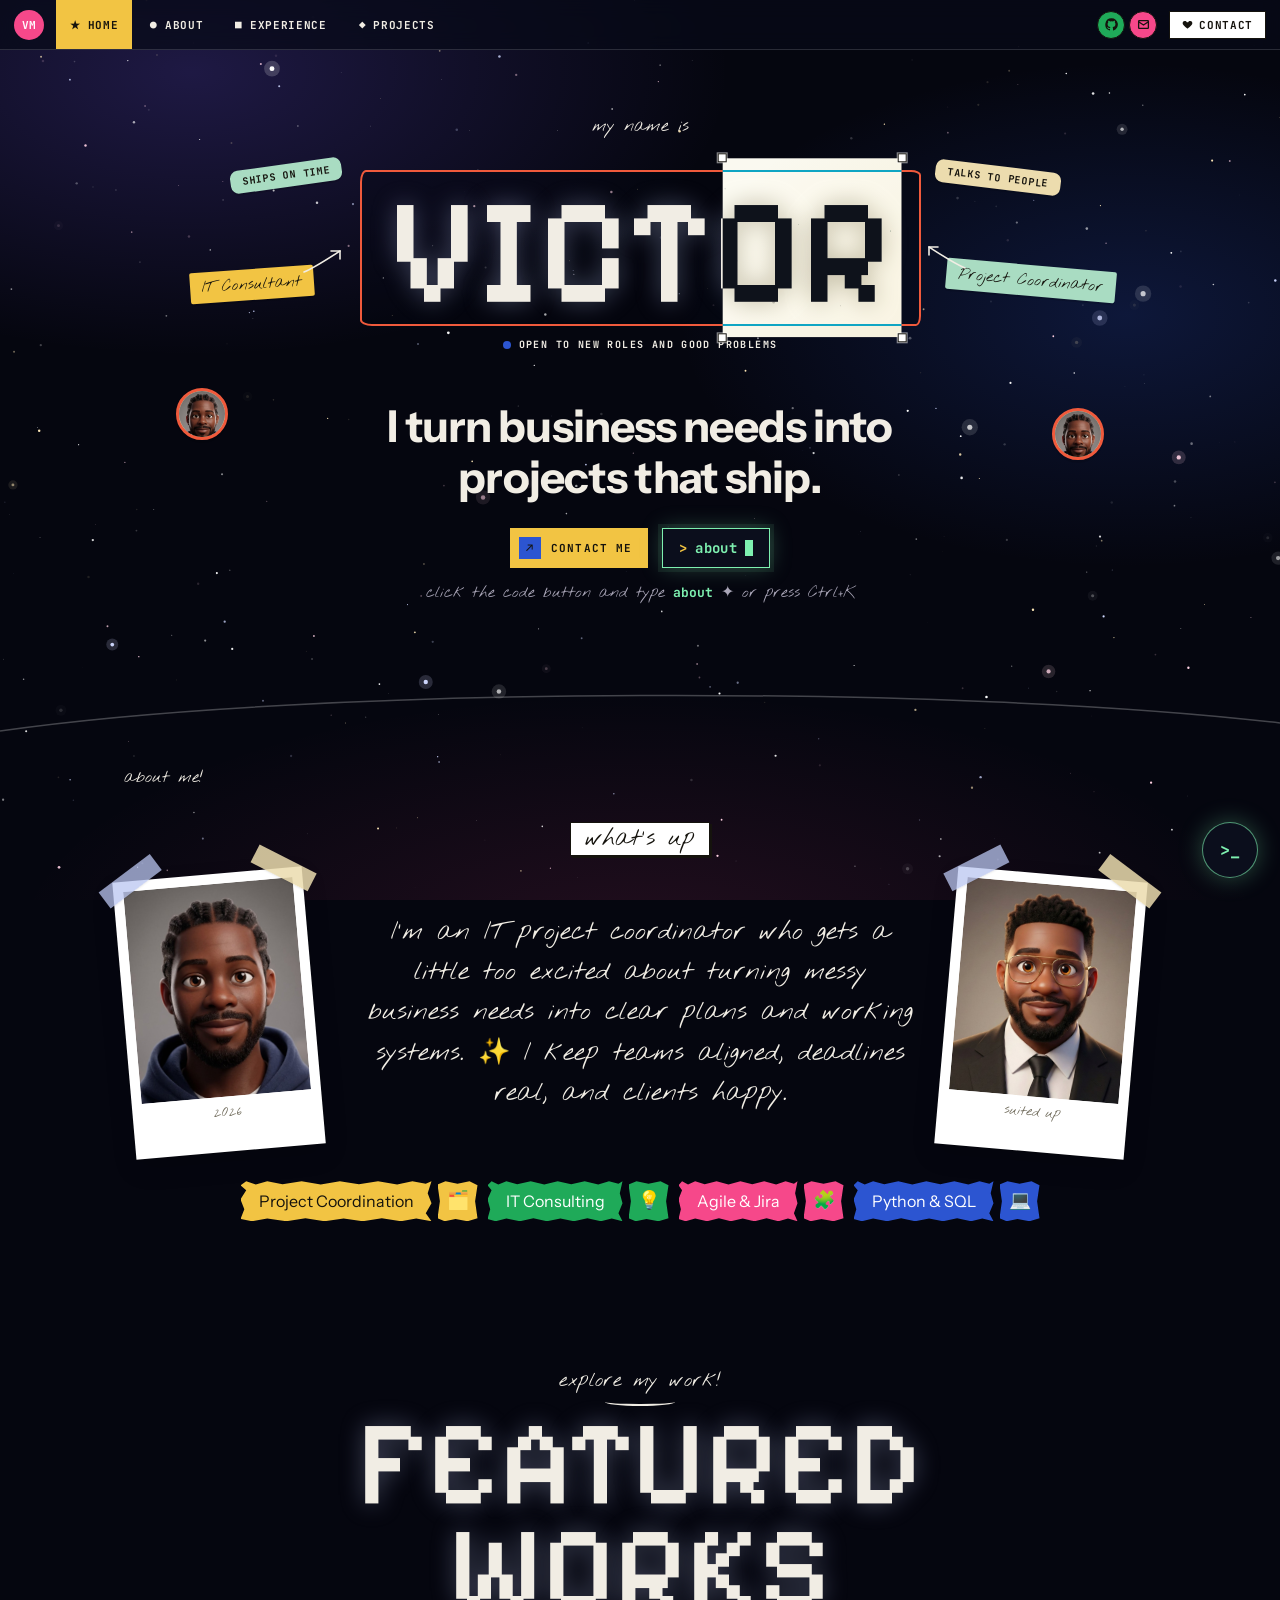
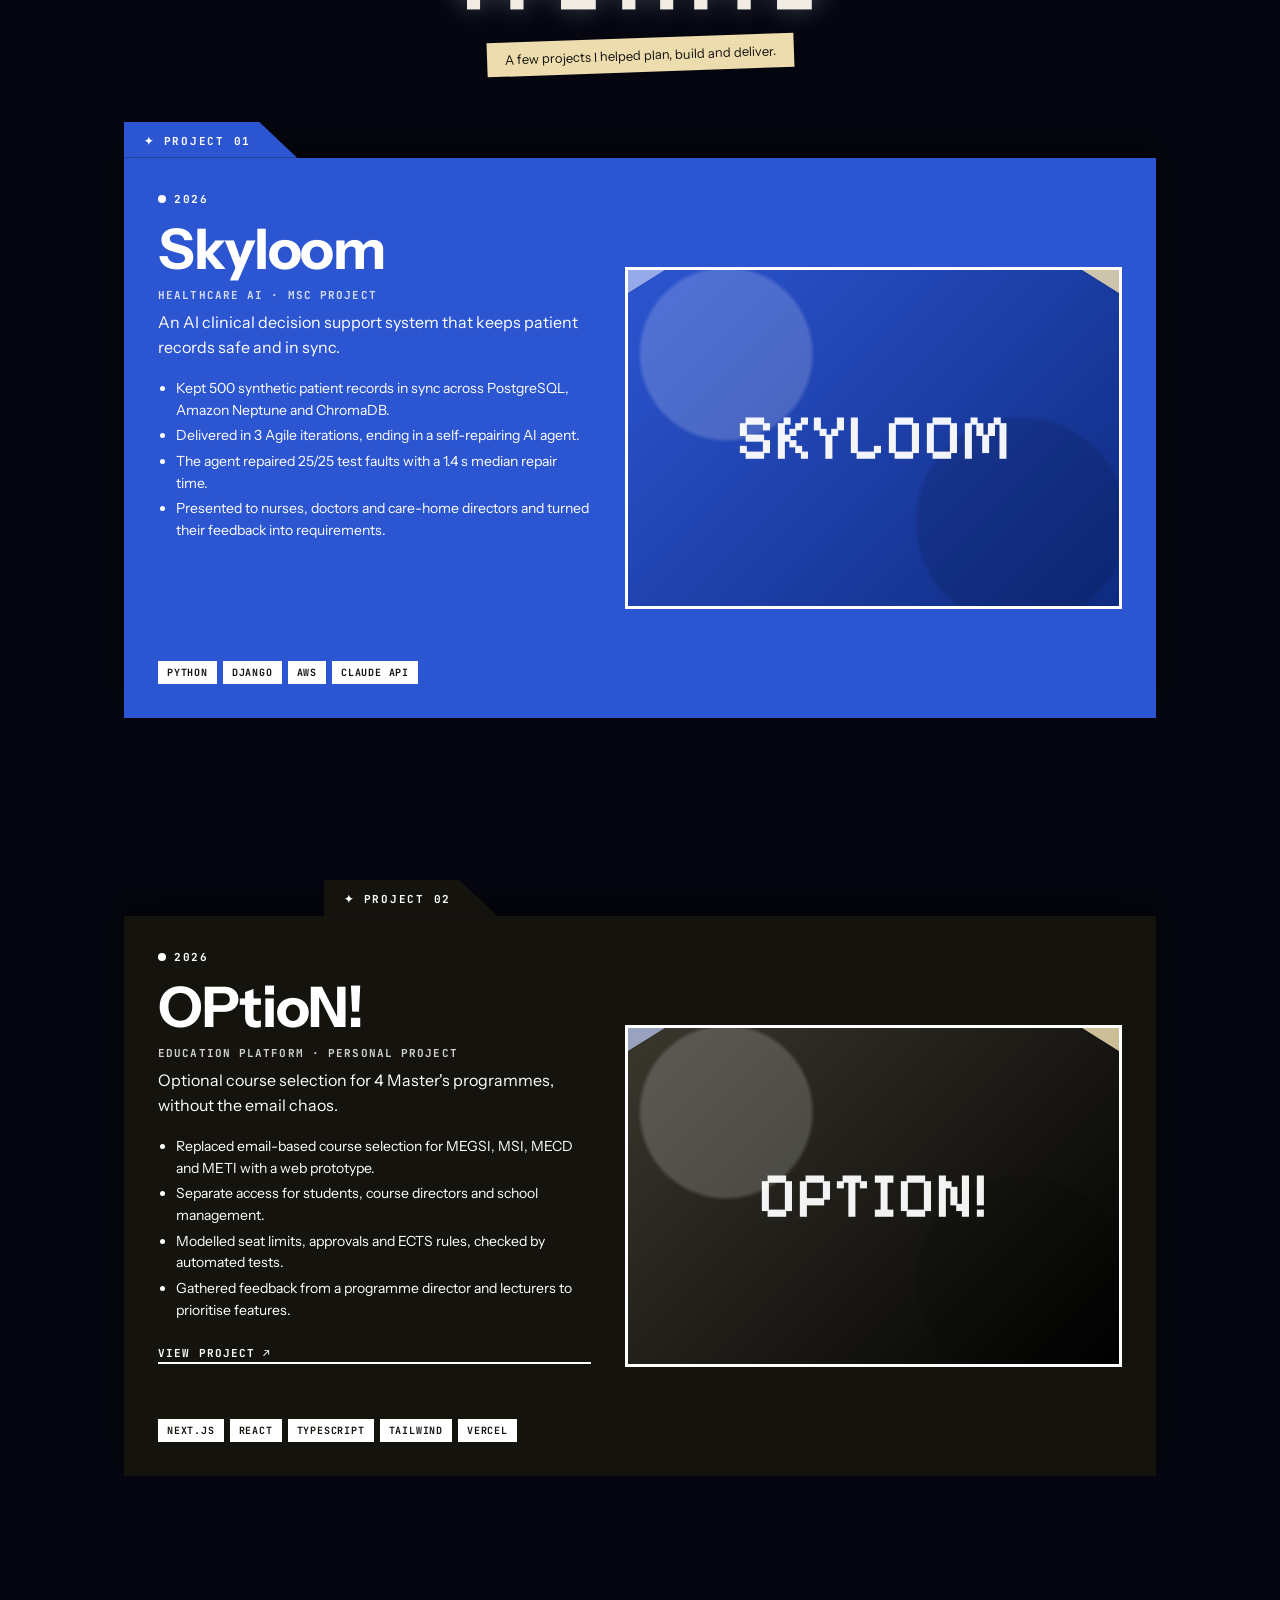
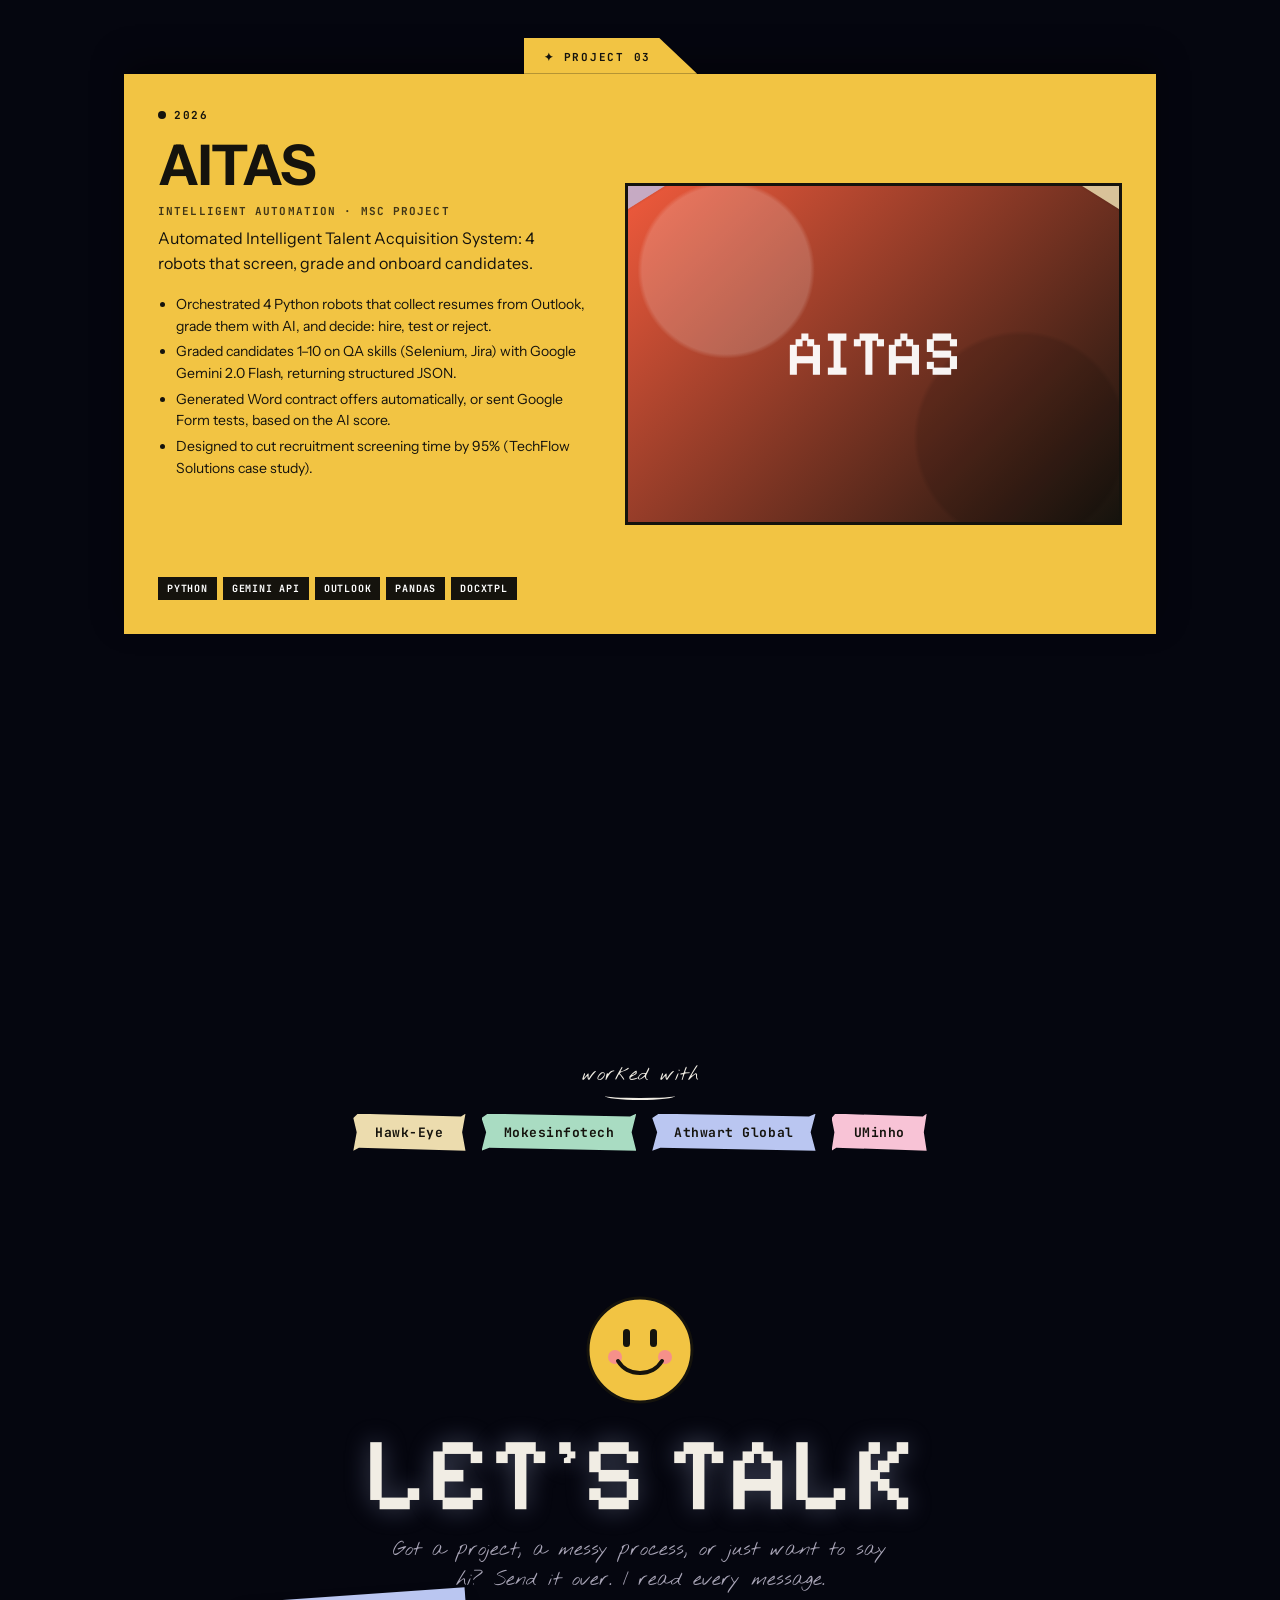
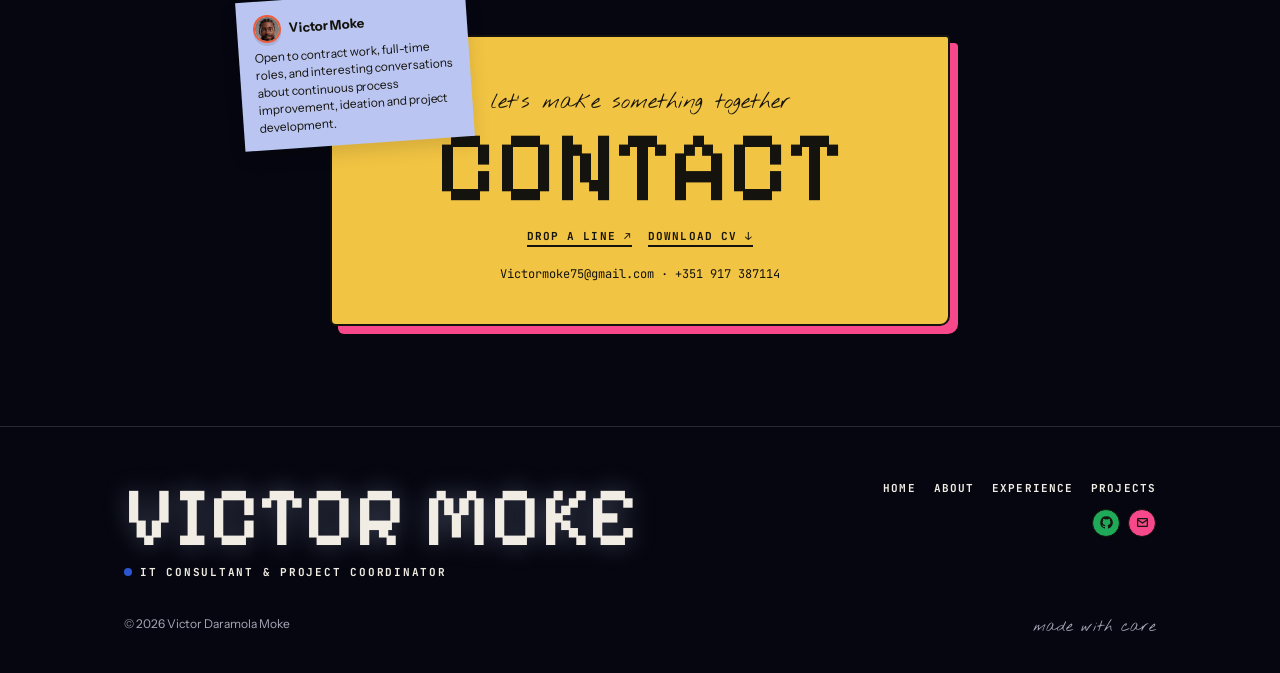
<file: index.html>
<!DOCTYPE html>
<html lang="en">
<head>
  <meta charset="utf-8">
  <meta name="viewport" content="width=device-width, initial-scale=1">
  <title>Home · Victor Moke – IT Consultant & Project Coordinator</title>
  <meta name="description" content="Victor Daramola Moke – IT consultant and project coordinator. 7+ client projects delivered, Agile, Jira, Python, SQL and AWS.">
  <link rel="icon" href="assets/img/favicon.svg" type="image/svg+xml">
  <link rel="stylesheet" href="assets/styles.css">
</head>
<body data-page="index">
  <div class="paper">
    <div id="nav"></div>
    <main id="app"></main>
  </div>
  <script src="content.js"></script>
  <script src="assets/app.js"></script>
  <script src="assets/space.js"></script>
  <script src="assets/terminal.js"></script>
  <script src="assets/cursor.js"></script>
</body>
</html>
</file>
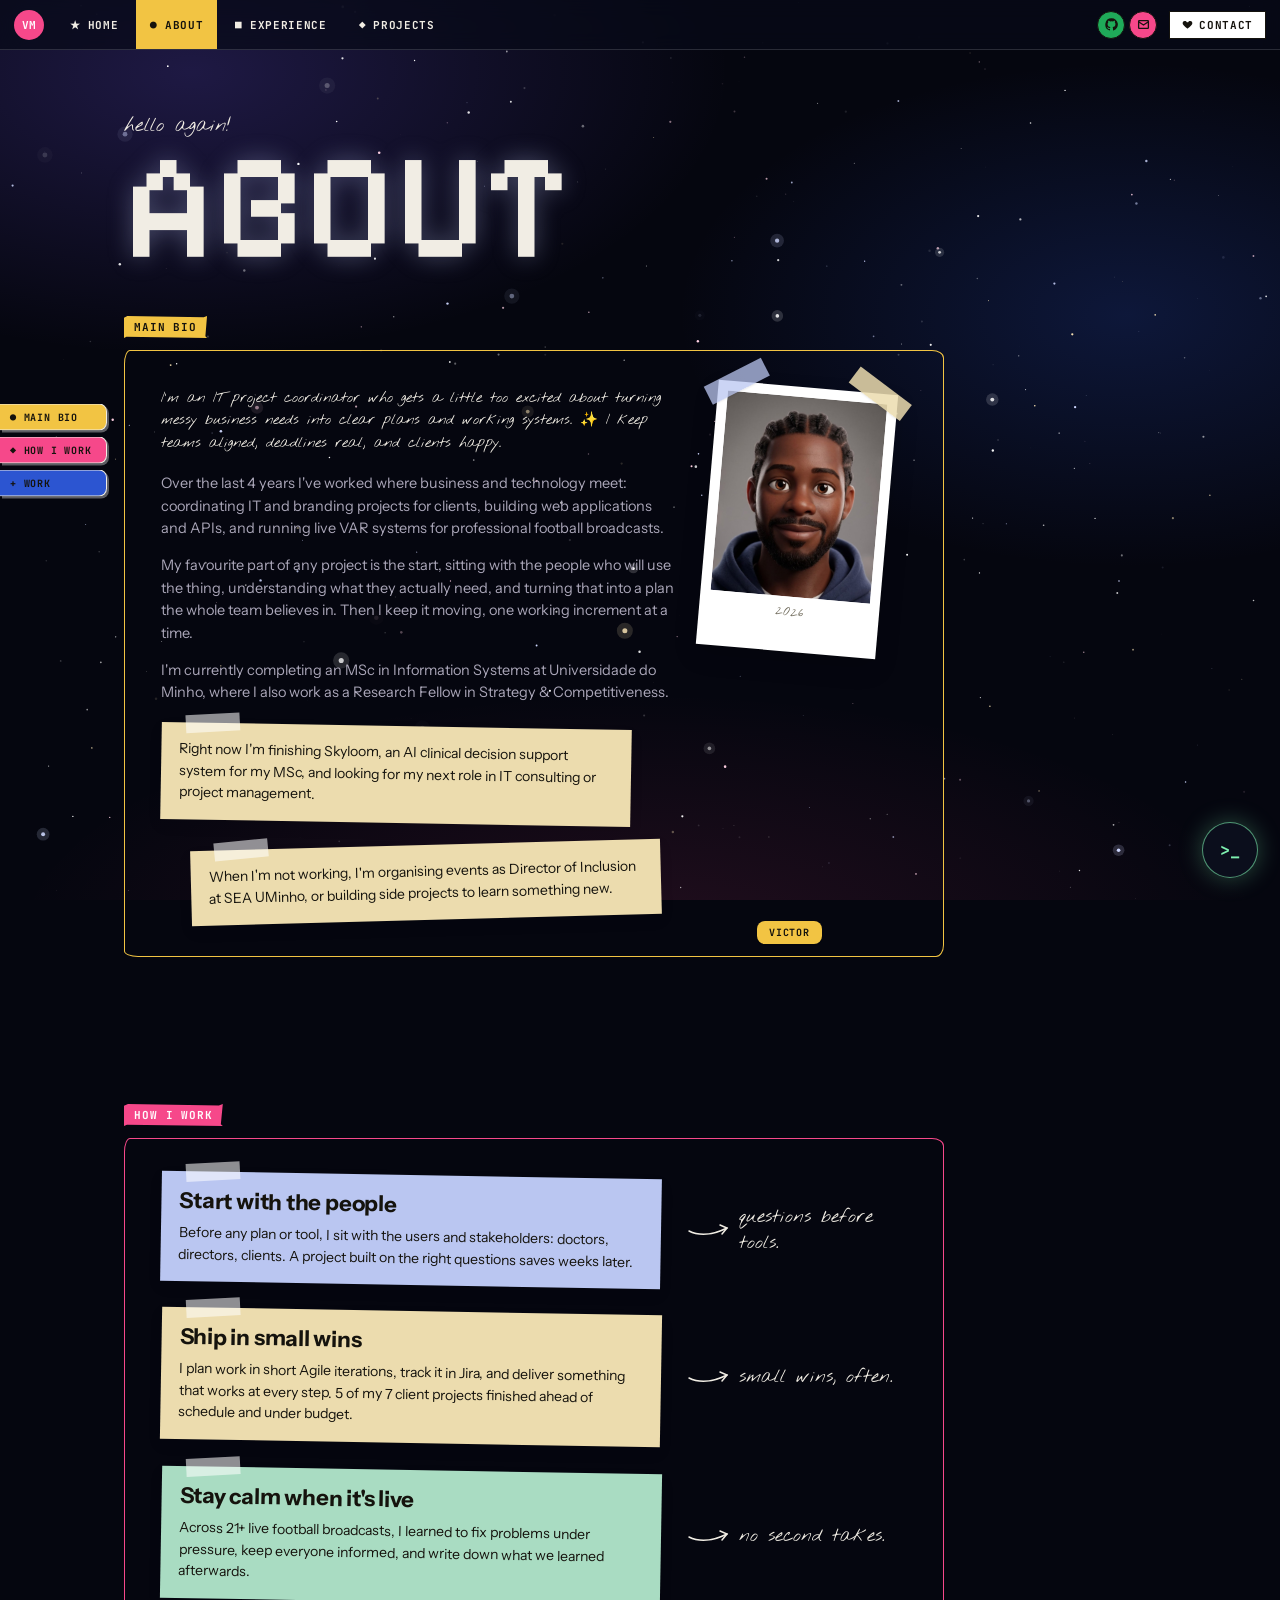
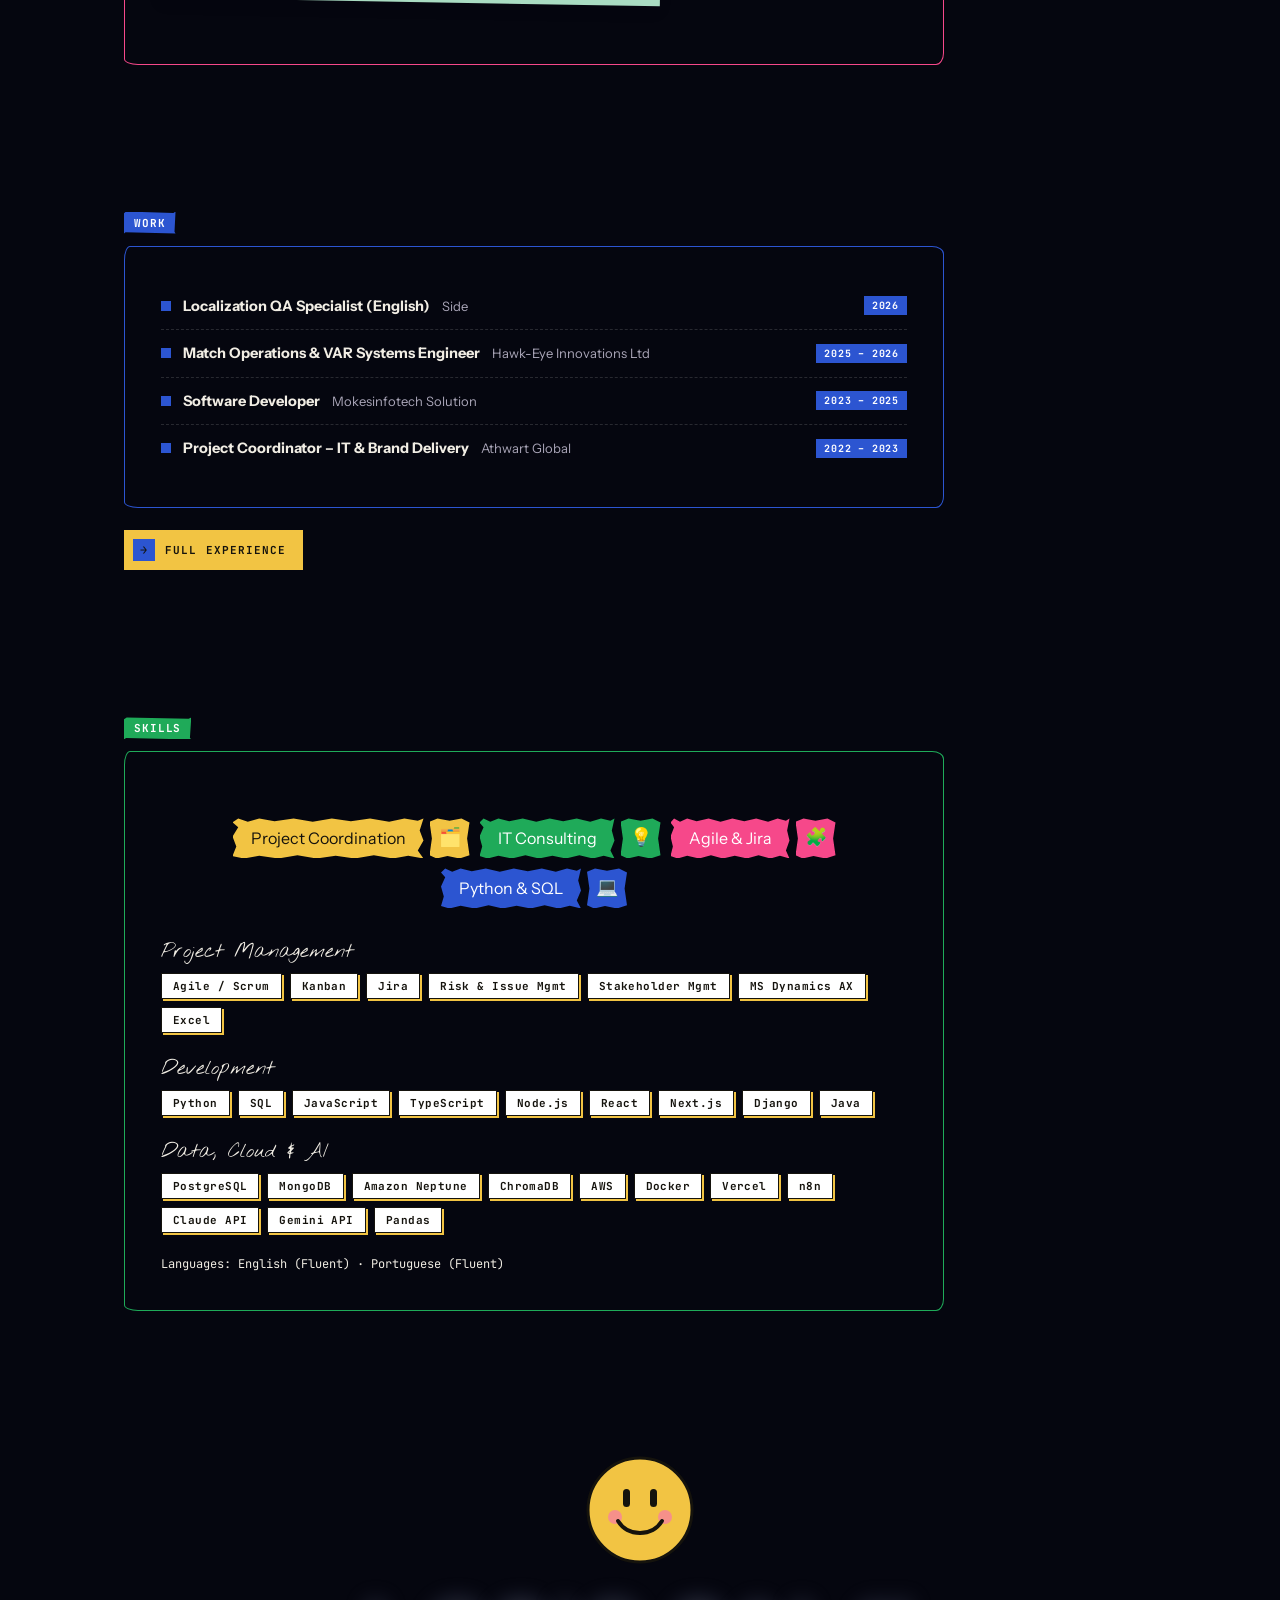
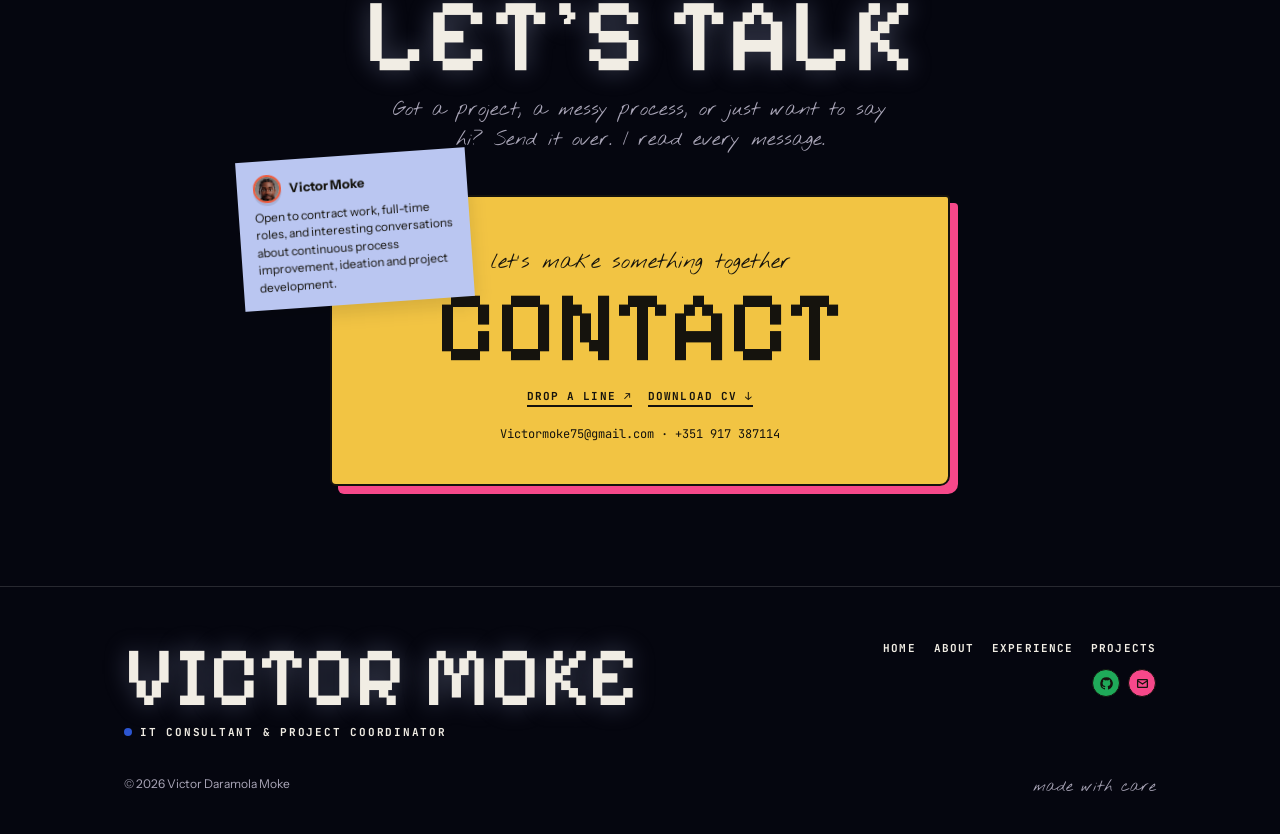
<file: about.html>
<!DOCTYPE html>
<html lang="en">
<head>
  <meta charset="utf-8">
  <meta name="viewport" content="width=device-width, initial-scale=1">
  <title>About · Victor Moke – IT Consultant & Project Coordinator</title>
  <meta name="description" content="Victor Daramola Moke – IT consultant and project coordinator. 7+ client projects delivered, Agile, Jira, Python, SQL and AWS.">
  <link rel="icon" href="assets/img/favicon.svg" type="image/svg+xml">
  <link rel="stylesheet" href="assets/styles.css">
</head>
<body data-page="about">
  <div class="paper">
    <div id="nav"></div>
    <main id="app"></main>
  </div>
  <script src="content.js"></script>
  <script src="assets/app.js"></script>
  <script src="assets/space.js"></script>
  <script src="assets/terminal.js"></script>
  <script src="assets/cursor.js"></script>
</body>
</html>
</file>
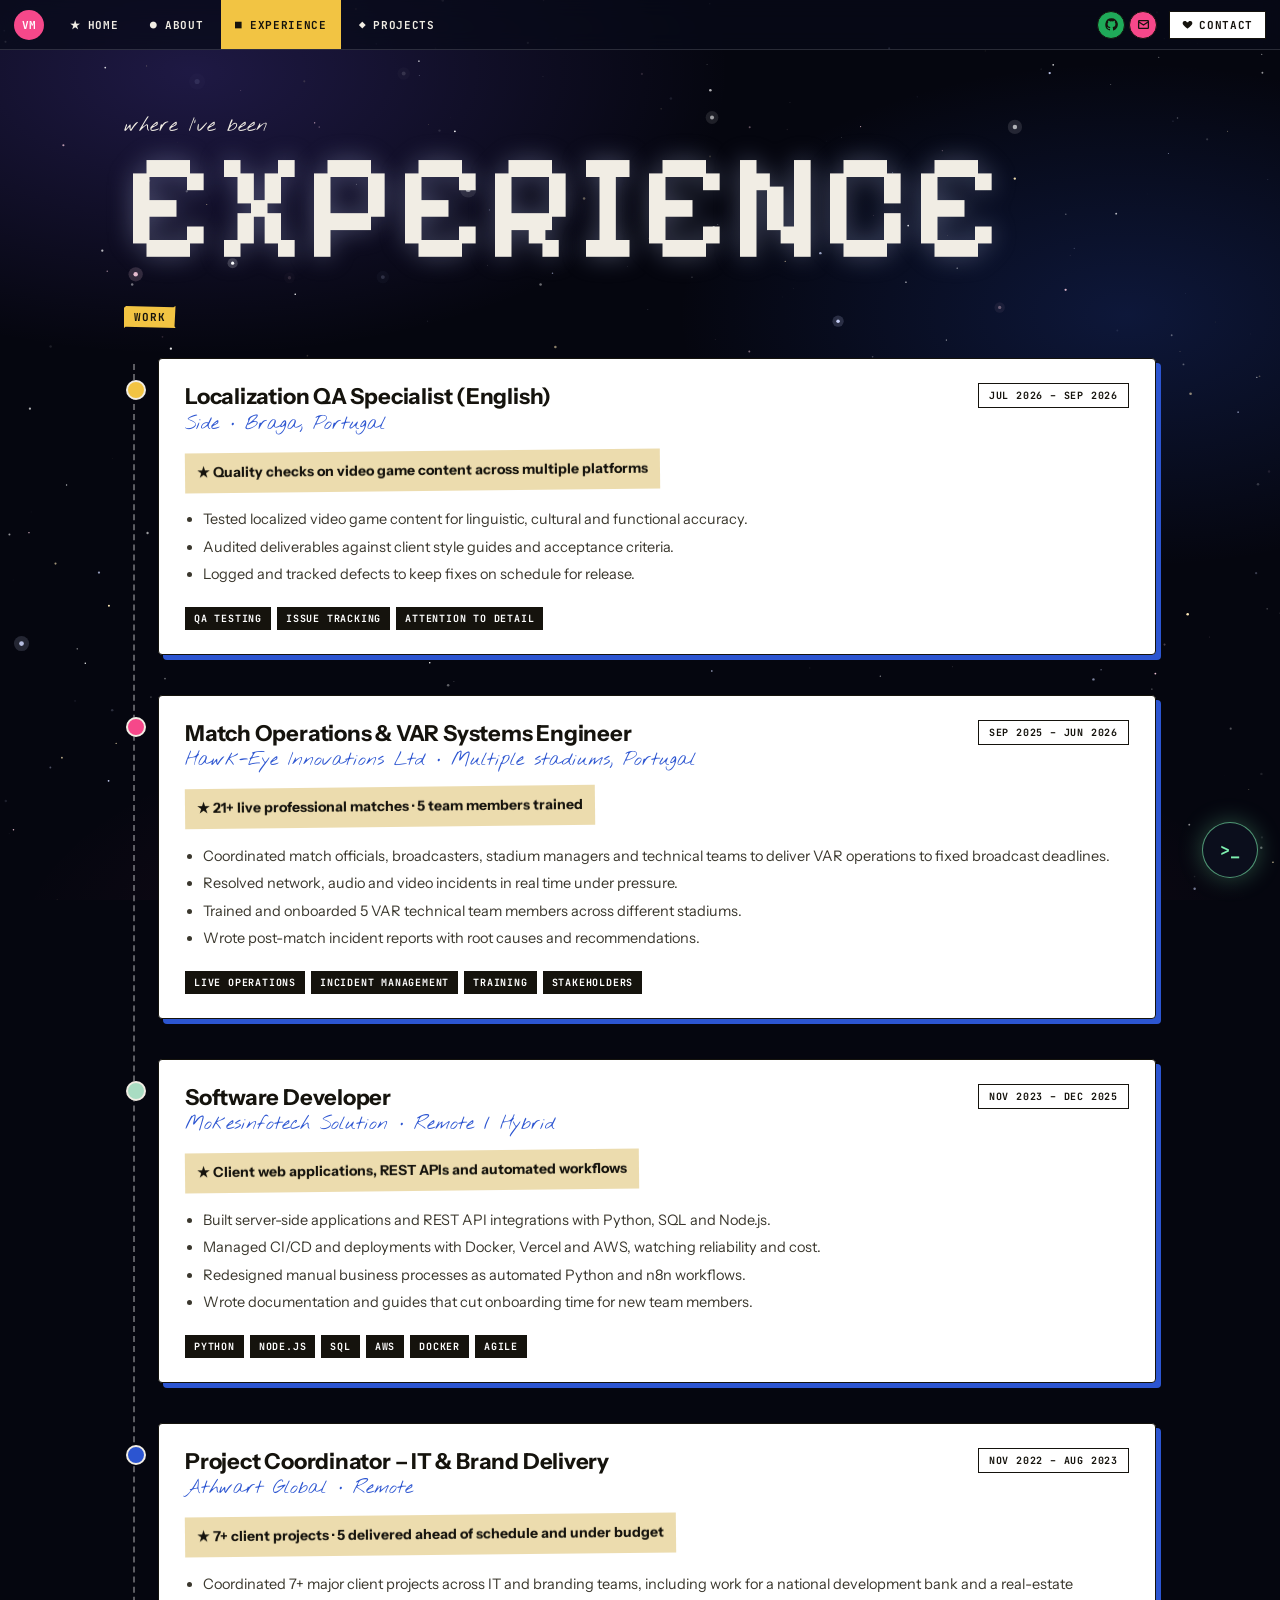
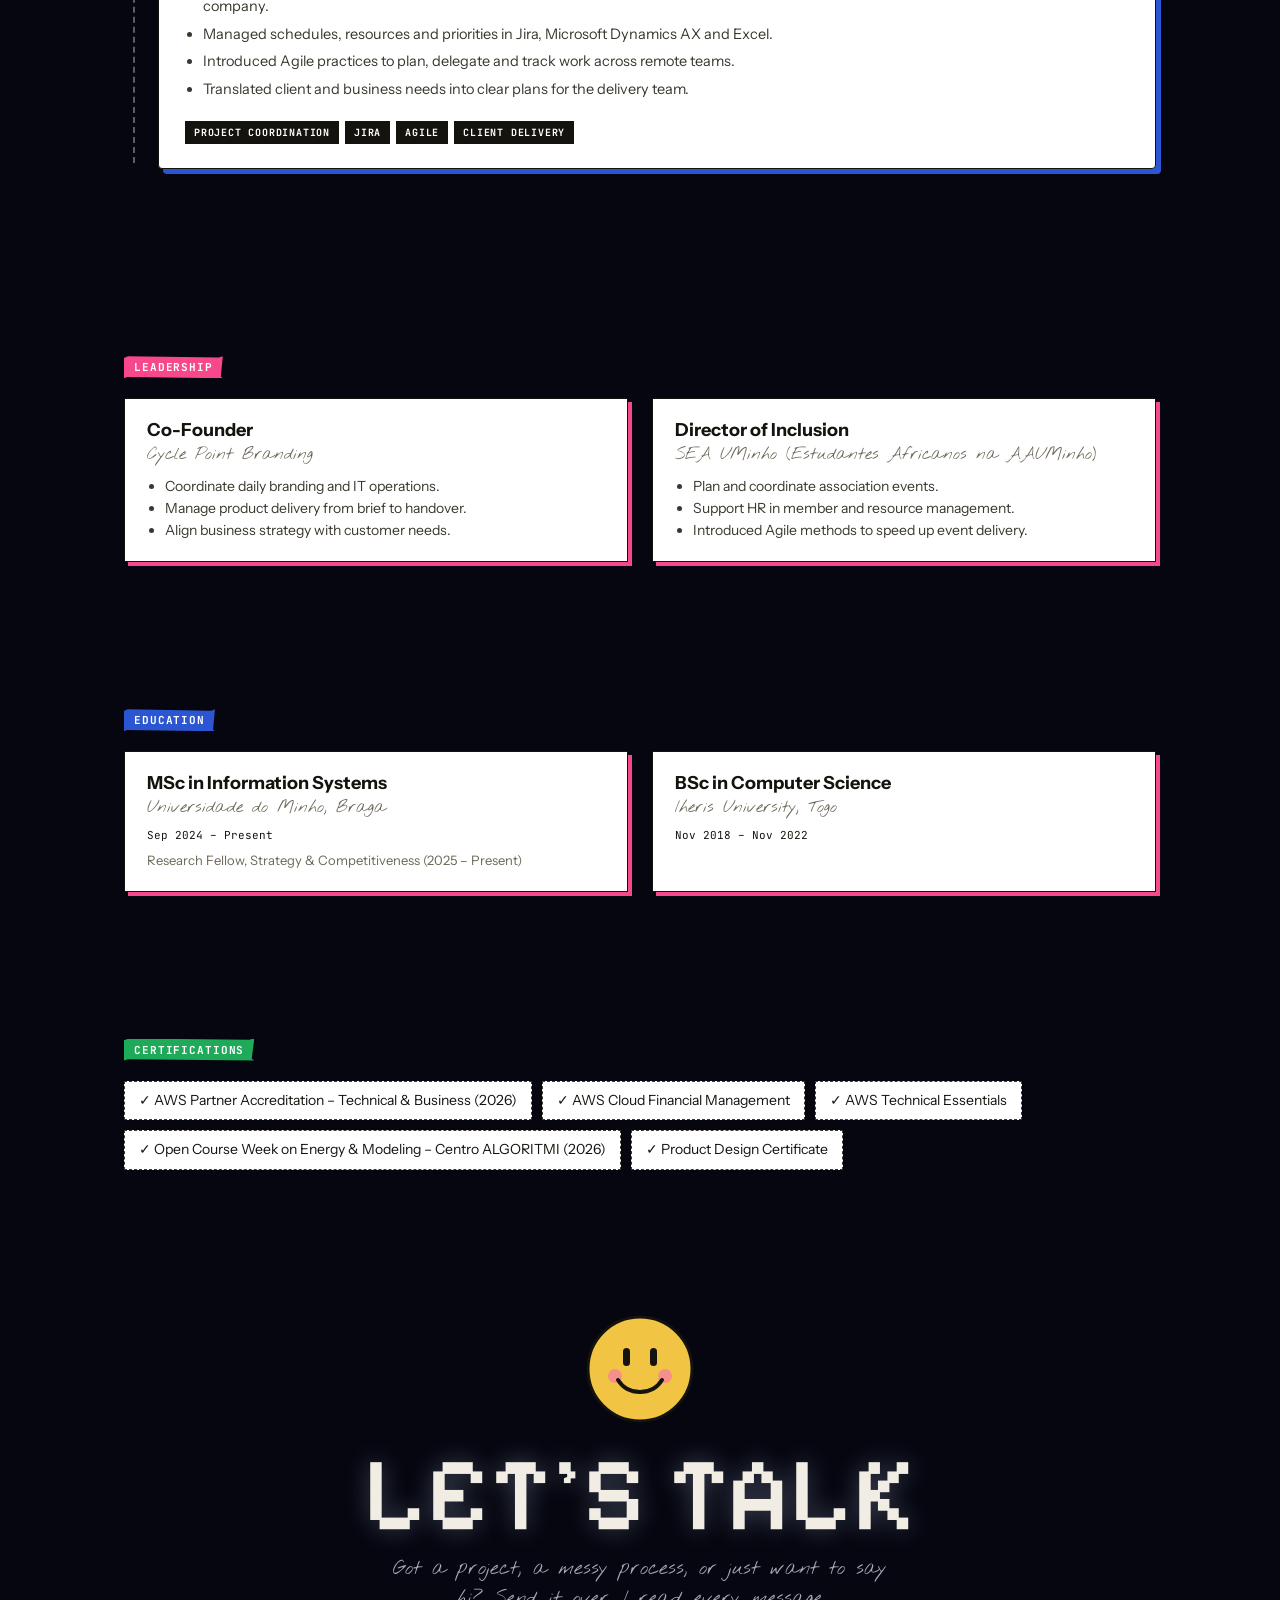
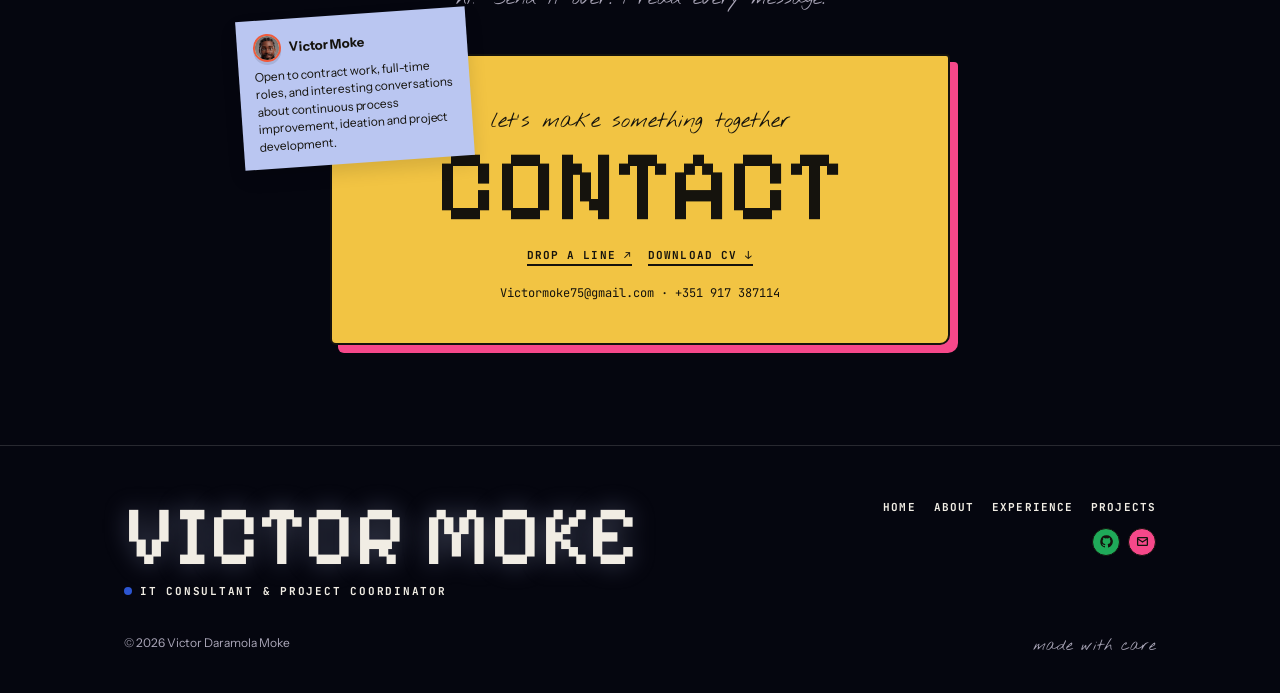
<file: experience.html>
<!DOCTYPE html>
<html lang="en">
<head>
  <meta charset="utf-8">
  <meta name="viewport" content="width=device-width, initial-scale=1">
  <title>Experience · Victor Moke – IT Consultant & Project Coordinator</title>
  <meta name="description" content="Victor Daramola Moke – IT consultant and project coordinator. 7+ client projects delivered, Agile, Jira, Python, SQL and AWS.">
  <link rel="icon" href="assets/img/favicon.svg" type="image/svg+xml">
  <link rel="stylesheet" href="assets/styles.css">
</head>
<body data-page="experience">
  <div class="paper">
    <div id="nav"></div>
    <main id="app"></main>
  </div>
  <script src="content.js"></script>
  <script src="assets/app.js"></script>
  <script src="assets/space.js"></script>
  <script src="assets/terminal.js"></script>
  <script src="assets/cursor.js"></script>
</body>
</html>
</file>
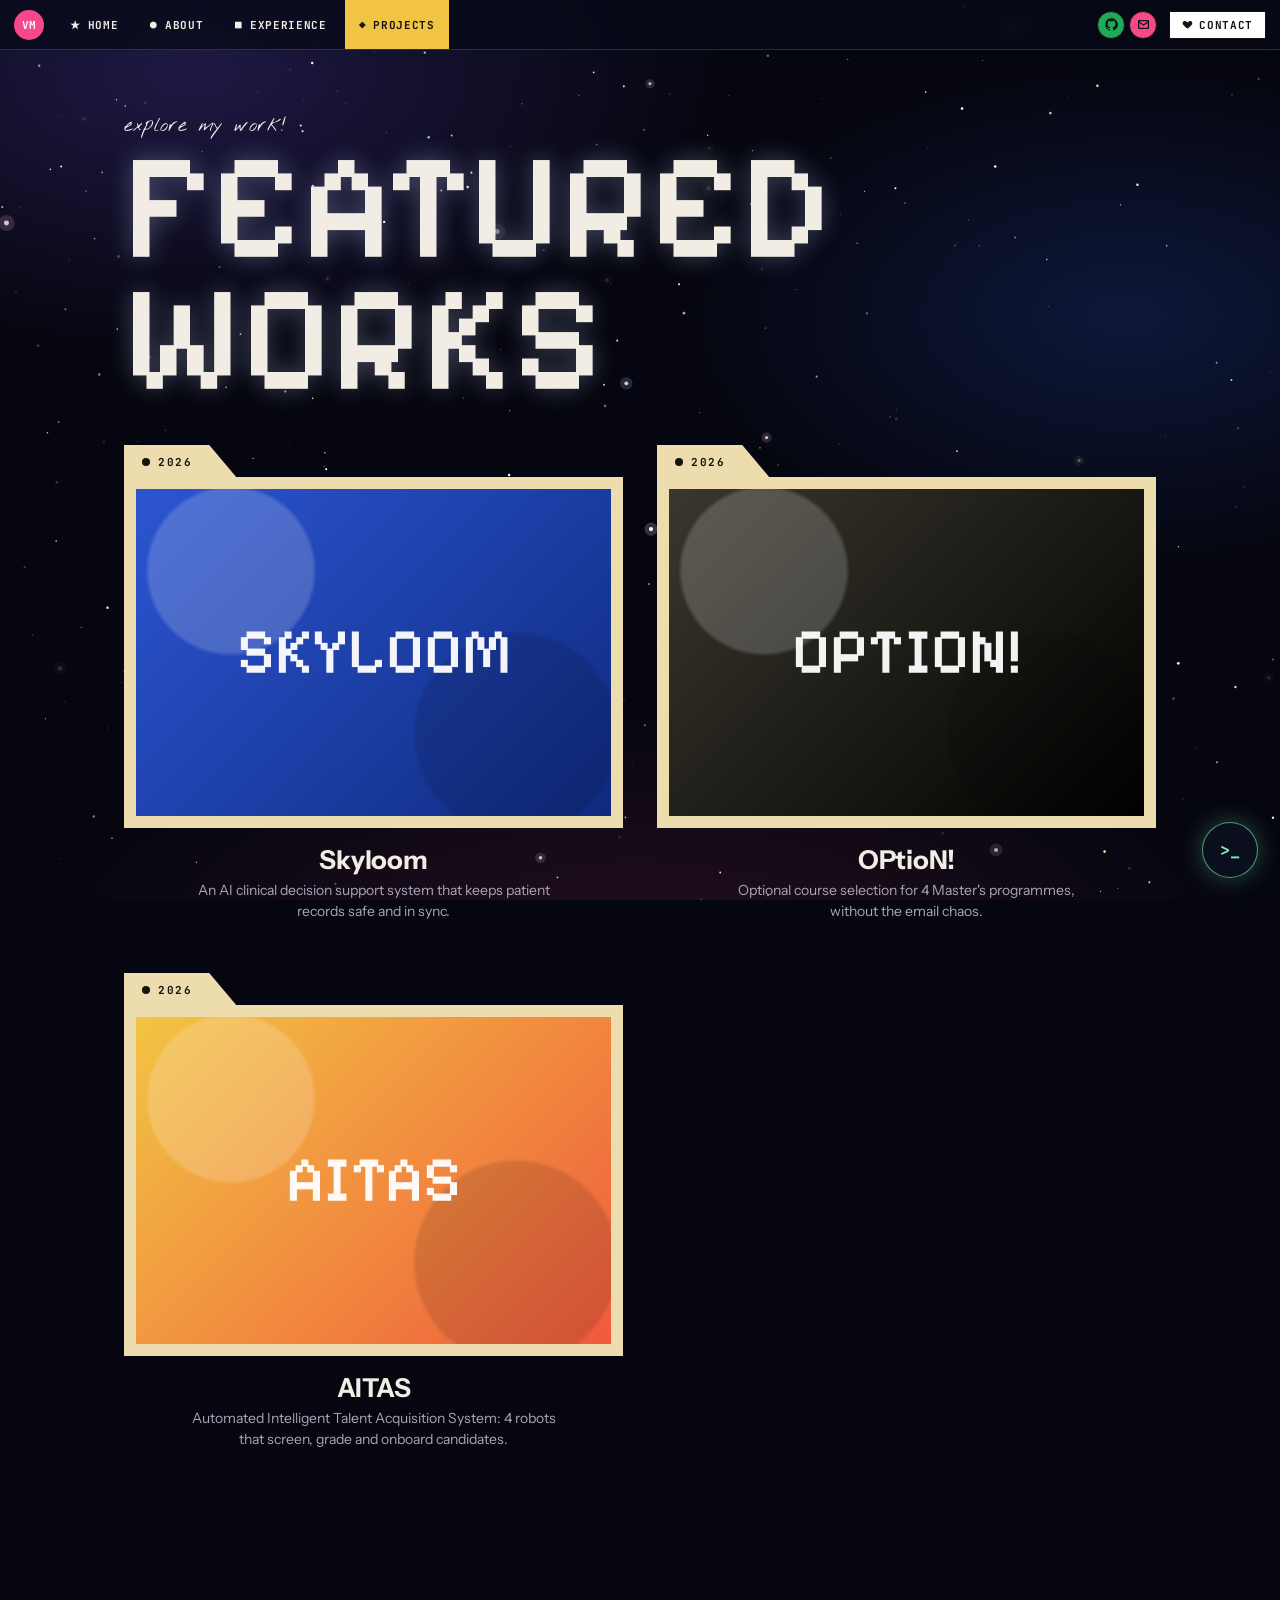
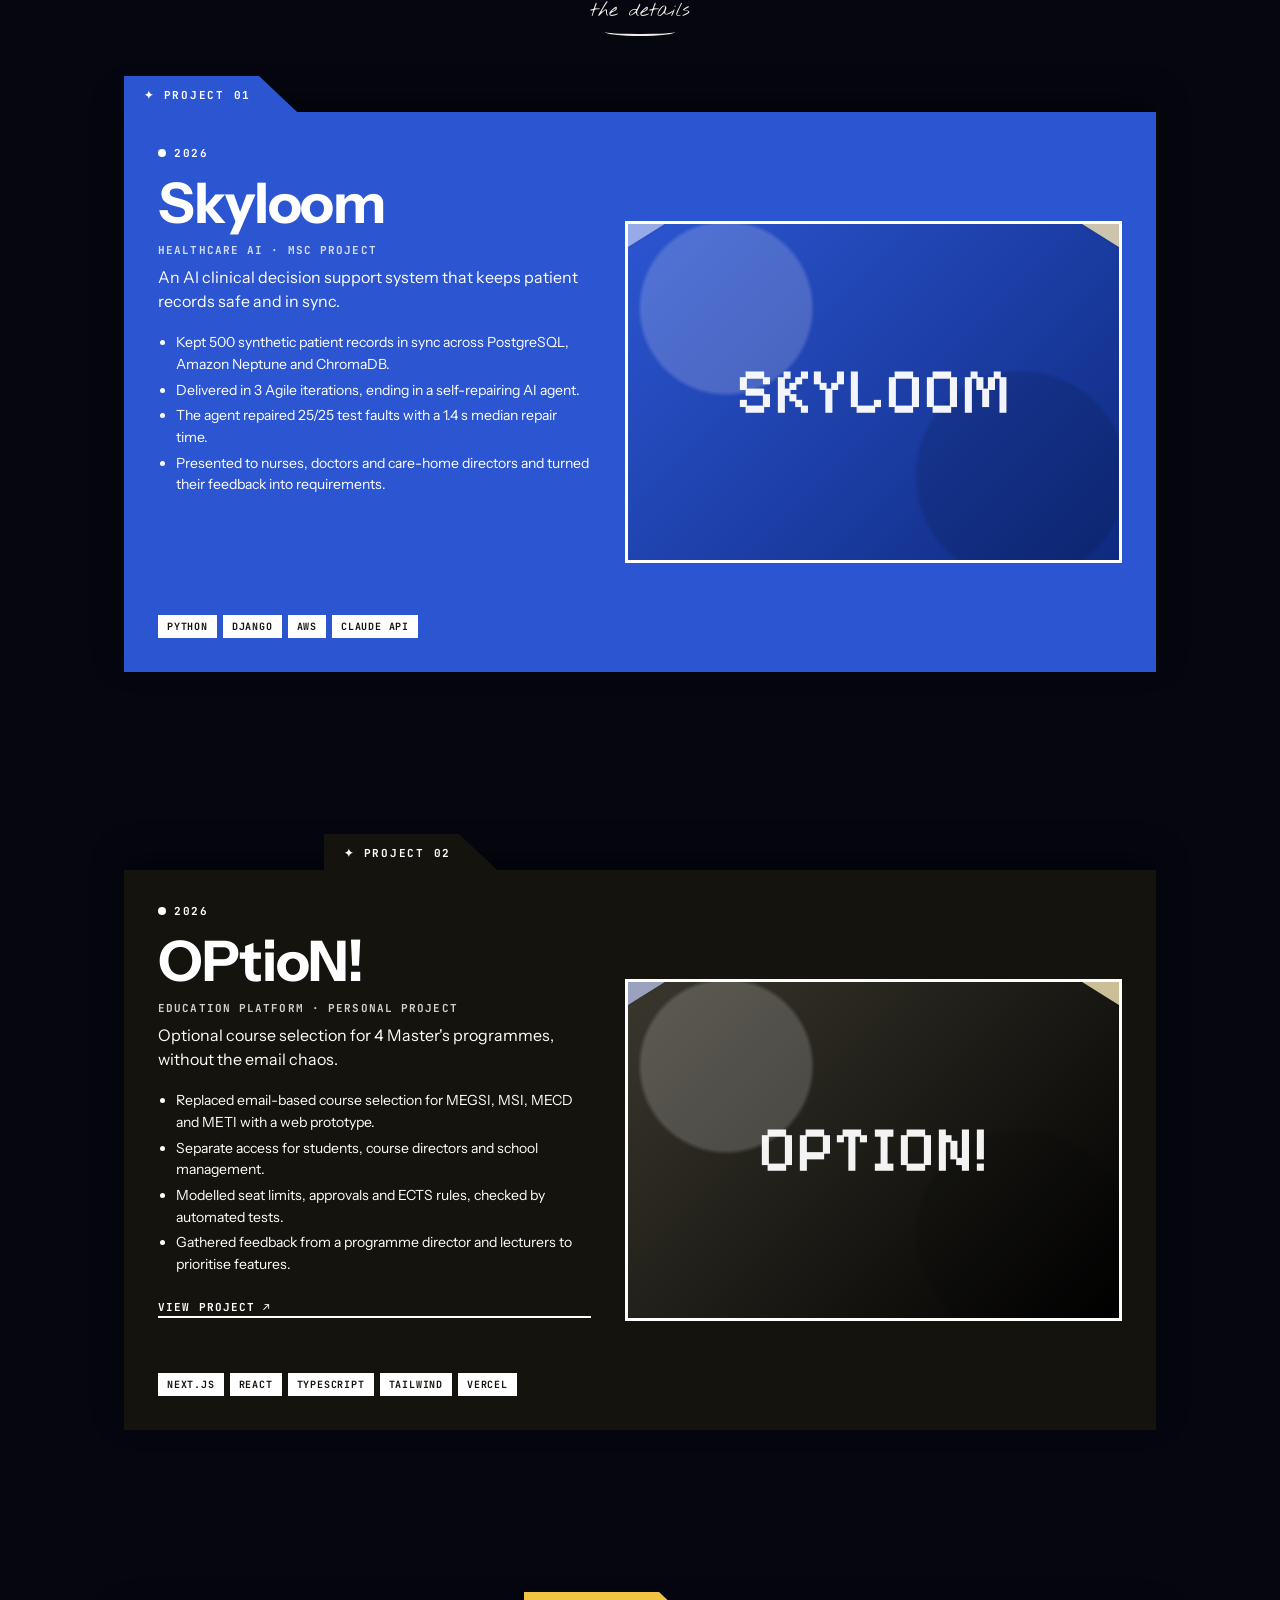
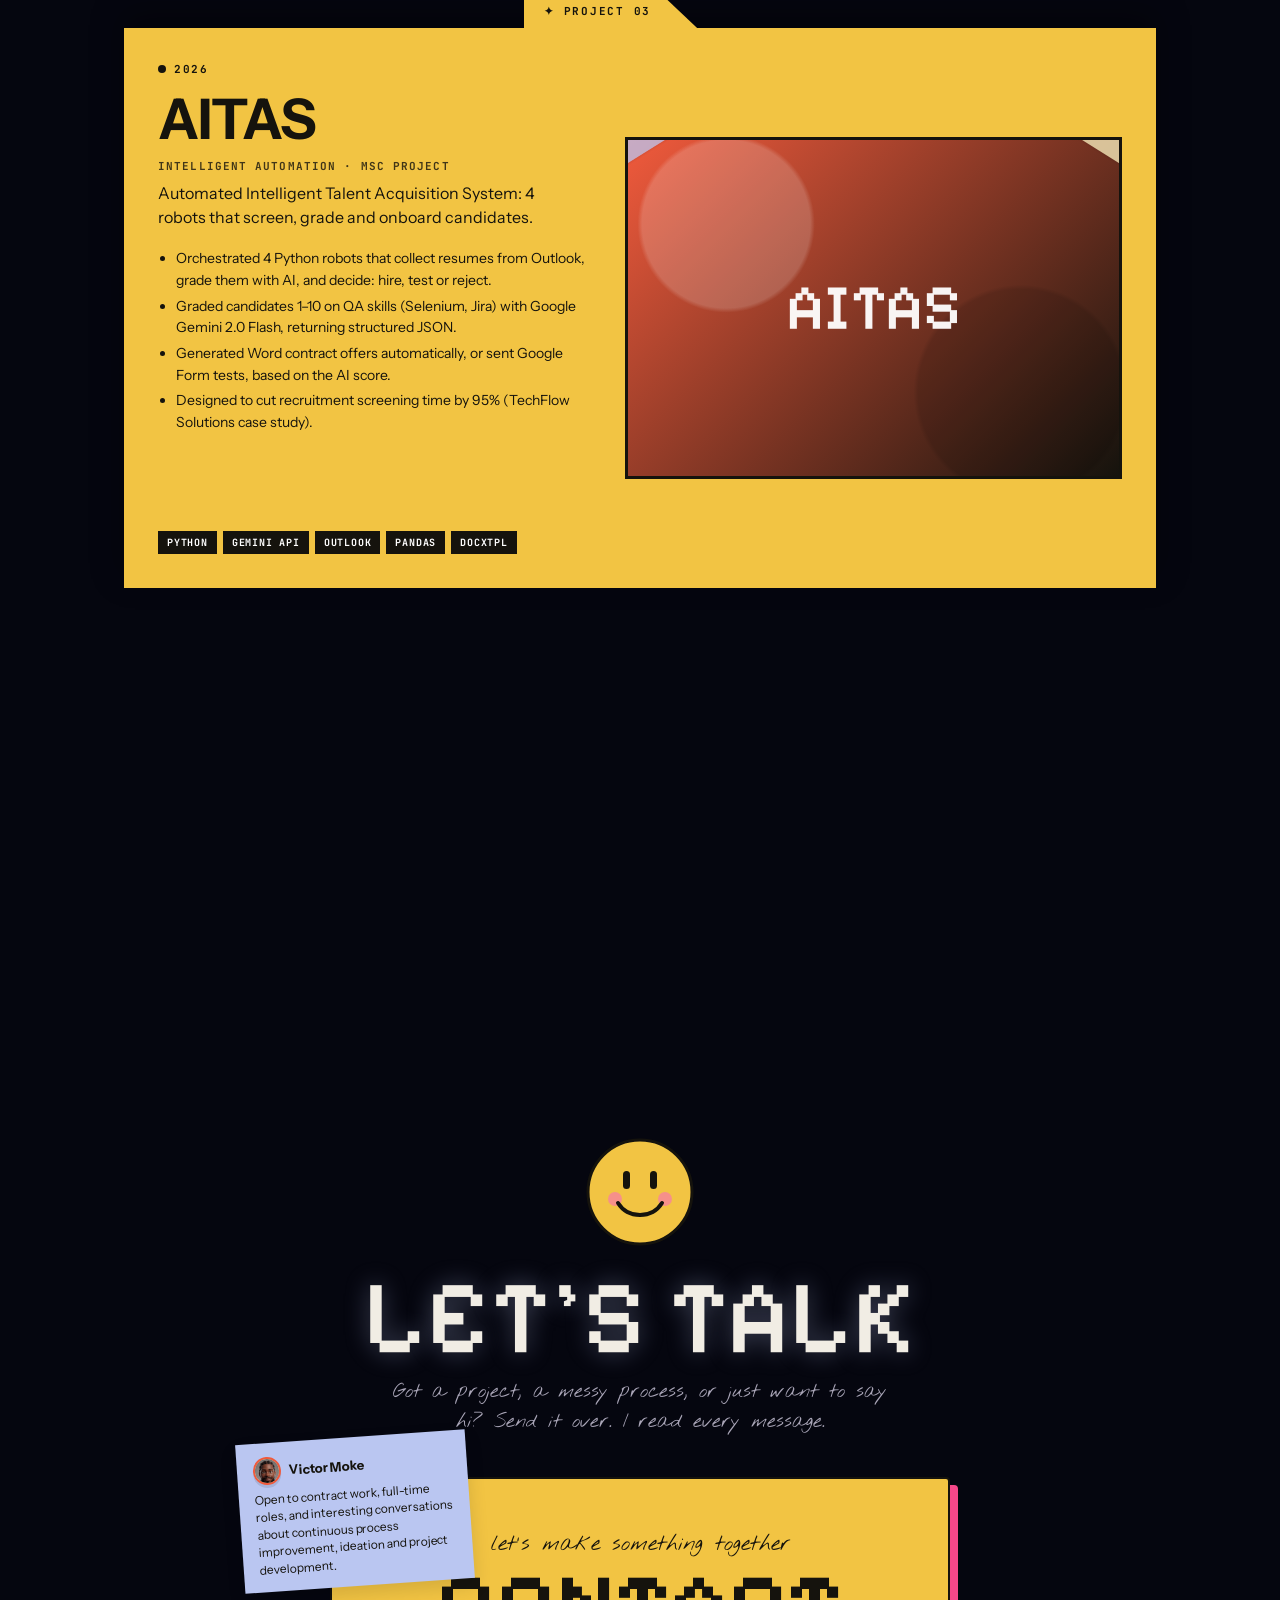
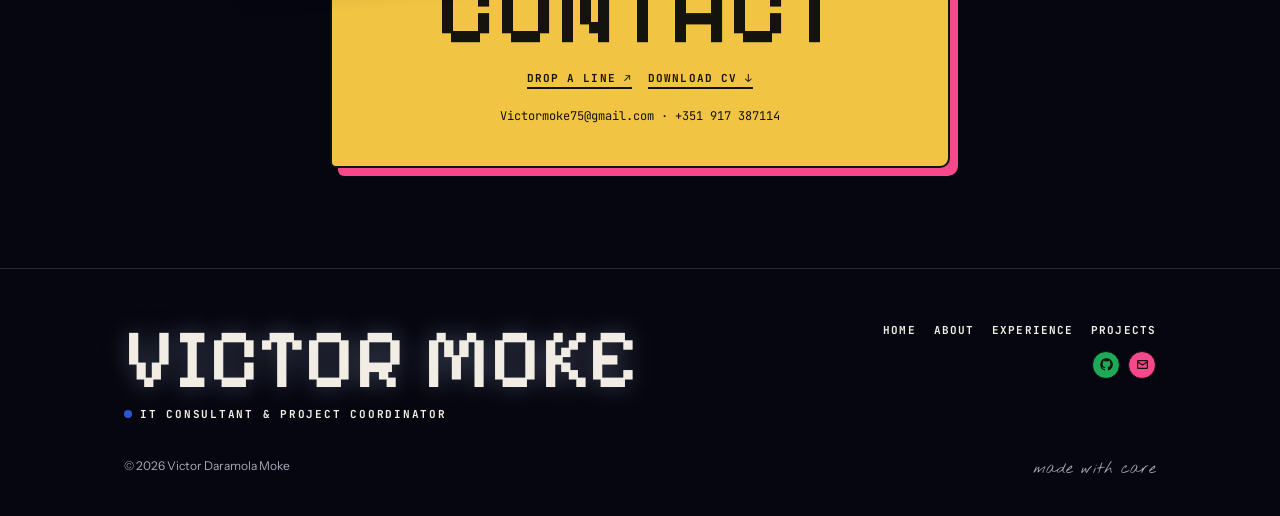
<file: projects.html>
<!DOCTYPE html>
<html lang="en">
<head>
  <meta charset="utf-8">
  <meta name="viewport" content="width=device-width, initial-scale=1">
  <title>Projects · Victor Moke – IT Consultant & Project Coordinator</title>
  <meta name="description" content="Victor Daramola Moke – IT consultant and project coordinator. 7+ client projects delivered, Agile, Jira, Python, SQL and AWS.">
  <link rel="icon" href="assets/img/favicon.svg" type="image/svg+xml">
  <link rel="stylesheet" href="assets/styles.css">
</head>
<body data-page="projects">
  <div class="paper">
    <div id="nav"></div>
    <main id="app"></main>
  </div>
  <script src="content.js"></script>
  <script src="assets/app.js"></script>
  <script src="assets/space.js"></script>
  <script src="assets/terminal.js"></script>
  <script src="assets/cursor.js"></script>
</body>
</html>
</file>
<file: assets/styles.css>
/* =========================================================
   Victor Moke — scrapbook portfolio styles
   Colours and fonts live in :root so they're easy to change.
   ========================================================= */
/* Self-hosted fonts (open licences, see assets/fonts/*-OFL.txt) */
@font-face { font-family: "Pixelify Sans"; src: url("fonts/PixelifySans-Medium.ttf") format("truetype"); font-weight: 400 700; font-display: swap; }
@font-face { font-family: "Nothing You Could Do"; src: url("fonts/NothingYouCouldDo-Regular.ttf") format("truetype"); font-display: swap; }
@font-face { font-family: "JetBrains Mono"; src: url("fonts/JetBrainsMono-Regular.ttf") format("truetype"); font-weight: 400; font-display: swap; }
@font-face { font-family: "JetBrains Mono"; src: url("fonts/JetBrainsMono-Bold.ttf") format("truetype"); font-weight: 700; font-display: swap; }
@font-face { font-family: "Instrument Sans"; src: url("fonts/InstrumentSans-Regular.ttf") format("truetype"); font-weight: 400 500; font-display: swap; }
@font-face { font-family: "Instrument Sans"; src: url("fonts/InstrumentSans-Bold.ttf") format("truetype"); font-weight: 600 700; font-display: swap; }
@font-face { font-family: "Instrument Sans"; src: url("fonts/InstrumentSans-Italic.ttf") format("truetype"); font-style: italic; font-display: swap; }

:root {
  --paper: #f5f3ee;
  --rule: #e2dccf;
  --canvas: #e4e4e1;
  --ink: #15130d;
  --ink-2: #3a372d;
  --muted: #6c6757;
  --white: #ffffff;

  --yellow: #f2c443;
  --blue: #2c55d1;
  --pink: #f6488a;
  --green: #1faa59;
  --coral: #f05a3c;
  --mint: #a9dcc2;
  --lavender: #bac6f1;
  --sand: #ecdcae;

  --f-display: "Pixelify Sans", "Archivo Black", Impact, sans-serif;
  --f-hand: "Nothing You Could Do", "Comic Sans MS", cursive;
  --f-mono: "JetBrains Mono", ui-monospace, Menlo, monospace;
  --f-body: "Instrument Sans", -apple-system, Helvetica, Arial, sans-serif;

  --max: 1080px;
}

* { box-sizing: border-box; }
html { scroll-behavior: smooth; }
body {
  margin: 0;
  font-family: var(--f-body);
  color: var(--ink);
  background: var(--canvas);
  -webkit-font-smoothing: antialiased;
  line-height: 1.55;
}
img { max-width: 100%; display: block; }
a { color: inherit; }

/* Lined notebook paper */
.paper {
  max-width: 1240px;
  margin: 0 auto;
  min-height: 100vh;
  background-color: var(--paper);
  background-image: repeating-linear-gradient(
    to bottom, transparent 0, transparent 27px, var(--rule) 27px, var(--rule) 28px);
  box-shadow: 0 0 0 1px #d6d2c8;
  overflow-x: clip;
}
.wrap { max-width: var(--max); margin: 0 auto; padding: 0 24px; }
section { padding: 72px 0; position: relative; }

/* ---------- NAV ---------- */
.nav {
  position: sticky; top: 0; z-index: 50;
  display: flex; align-items: stretch; justify-content: space-between;
  background: #fbfaf7; border-bottom: 1px solid var(--rule);
  height: 50px; padding: 0 14px;
}
.nav-left, .nav-right { display: flex; align-items: center; gap: 4px; }
.logo {
  width: 30px; height: 30px; border-radius: 50%; margin-right: 8px;
  background: var(--pink); color: #fff; display: grid; place-items: center;
  font: 700 11px var(--f-mono); text-decoration: none;
}
.nav a.tab {
  display: flex; align-items: center; gap: 7px; height: 100%; padding: 0 14px;
  font: 700 11px var(--f-mono); letter-spacing: .06em; text-transform: uppercase;
  text-decoration: none; color: var(--ink);
}
.nav a.tab:hover { background: #f1eee6; }
.nav a.tab.active { background: var(--yellow); }
.social {
  width: 28px; height: 28px; border-radius: 50%; display: grid; place-items: center;
  border: 1.5px solid var(--ink); text-decoration: none;
}
.social svg { width: 13px; height: 13px; }
.social.li { background: var(--yellow); }
.social.gh { background: var(--green); }
.social.mail { background: var(--pink); }
.btn-outline {
  margin-left: 8px; display: inline-flex; align-items: center; gap: 6px;
  border: 1.5px solid var(--ink); padding: 6px 12px; background: #fff;
  font: 700 11px var(--f-mono); letter-spacing: .06em; text-transform: uppercase; text-decoration: none;
}
.btn-outline:hover { background: var(--ink); color: #fff; }
.menu-btn { display: none; }

/* ---------- SHARED BITS ---------- */
.hand { font-family: var(--f-hand); }
.mono { font-family: var(--f-mono); }
.display {
  font-family: var(--f-display); font-weight: 400; line-height: .88;
  letter-spacing: .01em; text-transform: uppercase; margin: 0;
}
.kicker { font-family: var(--f-hand); font-size: 20px; text-align: center; margin: 0 0 6px; }
.kicker::after { content: ""; display: block; width: 70px; height: 6px; margin: 2px auto 0;
  border-bottom: 2px solid var(--ink); border-radius: 50%; }

.label {
  display: inline-block; font: 700 11px var(--f-mono); letter-spacing: .08em; text-transform: uppercase;
  padding: 4px 10px; background: var(--yellow);
  clip-path: polygon(0 8%, 4% 0, 96% 6%, 100% 0, 98% 92%, 100% 100%, 3% 94%, 0 100%);
}
.label.pink { background: var(--pink); color: #fff; }
.label.blue { background: var(--blue); color: #fff; }
.label.green { background: var(--green); color: #fff; }

.btn {
  display: inline-flex; align-items: center; gap: 10px; text-decoration: none;
  background: var(--ink); color: #fff; padding: 9px 16px 9px 9px;
  font: 700 11px var(--f-mono); letter-spacing: .1em; text-transform: uppercase;
  border: 0; cursor: pointer;
}
.btn .sq { width: 22px; height: 22px; background: var(--blue); display: grid; place-items: center; font-size: 12px; }
.btn:hover { transform: translate(-1px, -1px); box-shadow: 3px 3px 0 var(--yellow); }
.link-arrow {
  font: 700 11px var(--f-mono); letter-spacing: .1em; text-transform: uppercase;
  text-decoration: none; border-bottom: 2px solid currentColor; padding-bottom: 2px;
}

/* Sticky notes */
.note {
  display: inline-block; padding: 5px 12px; font: 700 10px var(--f-mono);
  letter-spacing: .08em; text-transform: uppercase; border-radius: 8px;
  box-shadow: 0 2px 0 rgba(0,0,0,.12); white-space: nowrap;
}
.note.hand-note { font: 400 16px var(--f-hand); text-transform: none; letter-spacing: 0; border-radius: 2px; }
.c-yellow { background: var(--yellow); } .c-mint { background: var(--mint); }
.c-sand { background: var(--sand); } .c-lavender { background: var(--lavender); }
.c-pink { background: var(--pink); color: #fff; } .c-blue { background: var(--blue); color: #fff; }
.c-green { background: var(--green); color: #fff; }

/* Tape */
.taped { position: relative; }
.taped::before, .taped::after {
  content: ""; position: absolute; width: 64px; height: 20px; top: -10px; z-index: 2;
  background: rgba(186, 198, 241, .75); box-shadow: 0 1px 2px rgba(0,0,0,.08);
}
.taped::before { left: -14px; transform: rotate(-32deg); }
.taped::after { right: -14px; transform: rotate(32deg); background: rgba(236, 220, 174, .85); }

/* Polaroid */
.polaroid {
  background: #fff; padding: 10px 10px 30px; width: 190px;
  box-shadow: 0 10px 24px rgba(0,0,0,.14), 0 1px 3px rgba(0,0,0,.1);
}
.polaroid .ph { aspect-ratio: 4/5; overflow: hidden; background: #ddd; }
.polaroid .ph img { width: 100%; height: 100%; object-fit: cover; }
.polaroid .cap { text-align: center; font: 400 14px var(--f-hand); margin-top: 6px; color: var(--muted); }
.tilt-l { transform: rotate(-5deg); } .tilt-r { transform: rotate(5deg); }

/* Placeholder art (used until you add real images) */
.ph-art {
  width: 100%; height: 100%; display: grid; place-items: center; text-align: center;
  font-family: var(--f-display); font-weight: 700; color: rgba(255,255,255,.95); text-transform: uppercase;
  background:
    radial-gradient(circle at 20% 25%, rgba(255,255,255,.18) 0 18%, transparent 19%),
    radial-gradient(circle at 80% 75%, rgba(0,0,0,.12) 0 22%, transparent 23%),
    linear-gradient(135deg, var(--a, #2c55d1), var(--b, #15130d));
}
.ph-art span { font-size: clamp(34px, 6vw, 64px); line-height: .9; padding: 10px; }
.ph-person { --a: #f2c443; --b: #f05a3c; }
.ph-person span { font-size: 58px; }

/* Avatar bubble */
.avatar {
  width: 52px; height: 52px; border-radius: 50%; border: 3px solid var(--coral);
  overflow: hidden; background: var(--sand); display: grid; place-items: center;
  font: 700 15px var(--f-mono); box-shadow: 0 3px 0 rgba(0,0,0,.1);
}
.avatar img { width: 100%; height: 100%; object-fit: cover; }

/* ---------- HOME: HERO ---------- */
.hero { text-align: center; padding: 64px 0 90px; }
.hero-stage { position: relative; display: inline-block; margin: 26px auto 0; padding: 0 20px; }
.hero-kicker { font: 400 18px var(--f-hand); margin-bottom: 6px; }
.name-box {
  position: relative; display: inline-block; padding: 14px 26px 6px;
  border: 2px solid var(--coral); border-radius: 6px 10px 5px 12px / 12px 5px 10px 6px;
}
.name-box .display { font-size: clamp(76px, 14vw, 150px); }
.hero-status {
  margin-top: 12px; font: 700 10px var(--f-mono); letter-spacing: .14em; text-transform: uppercase;
  display: inline-flex; align-items: center; gap: 8px;
}
.dot { width: 8px; height: 8px; border-radius: 50%; background: var(--blue); display: inline-block; }
.hero-stage .note { position: absolute; }
.hn-0 { top: -6px; left: -110px; transform: rotate(-8deg); }
.hn-1 { top: -4px; right: -120px; transform: rotate(7deg); }
.hn-2 { bottom: 26px; left: -150px; transform: rotate(-4deg); }
.hn-3 { bottom: 30px; right: -175px; transform: rotate(5deg); }
.hero-arrow { position: absolute; width: 46px; height: 30px; }
.ha-l { bottom: 50px; left: -40px; } .ha-r { bottom: 54px; right: -28px; transform: scaleX(-1); }
.hero h1 {
  font: 600 clamp(28px, 4.4vw, 44px)/1.15 var(--f-body); letter-spacing: -.02em;
  margin: 46px auto 26px; max-width: 640px;
}
.hero .avatar.left { position: absolute; left: 7%; top: 56%; }
.hero .avatar.right { position: absolute; right: 7%; top: 60%; }
.curve-sep { display: block; width: 100%; height: 40px; }

/* ---------- ABOUT TEASER ---------- */
.about-teaser { text-align: center; }
.about-teaser .whats-up {
  display: inline-block; font: 400 24px var(--f-hand); border: 1.5px solid var(--ink);
  padding: 0 14px; background: #fff; box-shadow: 2px 2px 0 var(--ink); margin-bottom: 18px;
}
.about-grid { display: grid; grid-template-columns: 210px 1fr 210px; gap: 30px; align-items: center; }
.big-hand { font: 400 clamp(20px, 2.4vw, 26px)/1.55 var(--f-hand); margin: 0; }
.chips { display: flex; flex-wrap: wrap; justify-content: center; gap: 10px; margin-top: 30px; }
.chip {
  display: inline-flex; align-items: center; font: 500 16px var(--f-body); padding: 9px 18px;
  clip-path: polygon(0 10%, 3% 0, 8% 8%, 14% 0, 22% 7%, 32% 0, 42% 8%, 52% 0, 62% 7%, 72% 0, 82% 8%, 90% 0, 97% 6%, 100% 0,
    98% 30%, 100% 55%, 97% 80%, 100% 100%, 92% 93%, 84% 100%, 74% 92%, 64% 100%, 54% 93%, 44% 100%, 34% 92%,
    24% 100%, 14% 93%, 6% 100%, 0 94%, 2% 70%, 0 45%, 3% 22%);
}
.chip-emoji { width: 40px; height: 40px; display: grid; place-items: center; font-size: 18px;
  clip-path: polygon(0 8%, 20% 0, 50% 6%, 80% 0, 100% 10%, 94% 50%, 100% 92%, 75% 100%, 45% 94%, 18% 100%, 0 92%, 6% 50%); }
.chip-pair { display: inline-flex; gap: 6px; }
.chip.yellow, .chip-emoji.yellow { background: var(--yellow); }
.chip.green, .chip-emoji.green { background: var(--green); color: #fff; }
.chip.pink, .chip-emoji.pink { background: var(--pink); color: #fff; }
.chip.blue, .chip-emoji.blue { background: var(--blue); color: #fff; }

/* ---------- PROJECT FOLDERS ---------- */
.section-title { text-align: center; margin-bottom: 50px; }
.section-title .display { font-size: clamp(64px, 10vw, 120px); }
.tape-note {
  display: inline-block; margin-top: 14px; padding: 7px 18px; font-size: 13px;
  background: var(--sand); transform: rotate(-2deg); box-shadow: 0 2px 4px rgba(0,0,0,.06);
}
.folder { margin: 0 0 64px; }
/* ---- stacking folders: each one sticks under the nav and the next slides over it ---- */
.folder-stack { position: relative; }
.folder-stack::after { content: ""; display: block; height: 45vh; }  /* scroll room so the full stack stays on screen for a moment */
.folder-stack .folder {
  position: sticky; top: 62px; margin: 0 0 18vh;
  --tab-step: 200px;
}
.folder-stack .folder:last-child { margin-bottom: 0; }
.folder-stack .folder-tab { margin-left: calc(var(--i, 0) * var(--tab-step)); }
.folder-stack .folder-body {
  height: min(560px, calc(100vh - 130px)); overflow: hidden;
  box-shadow: 0 -14px 30px rgba(0, 0, 0, .35);
}
.folder-stack .folder-body .shot { align-self: center; }
.folder-tab {
  display: inline-flex; align-items: center; gap: 8px; padding: 12px 46px 10px 20px;
  font: 700 11px var(--f-mono); letter-spacing: .16em; text-transform: uppercase;
  clip-path: polygon(0 0, 78% 0, 100% 100%, 0 100%);
}
.folder.right { text-align: right; }
.folder.right .folder-tab { padding: 12px 46px 10px 46px; clip-path: polygon(18% 0, 82% 0, 100% 100%, 0 100%); }
.folder.mid { text-align: center; }
.folder.mid .folder-tab { padding: 12px 56px 10px; clip-path: polygon(14% 0, 86% 0, 100% 100%, 0 100%); }
.folder-body {
  display: grid; grid-template-columns: 1fr 1.15fr; gap: 34px; padding: 34px; text-align: left;
}
.f-blue .folder-tab, .f-blue .folder-body { background: var(--blue); color: #fff; }
.f-ink .folder-tab, .f-ink .folder-body { background: var(--ink); color: #fff; }
.f-yellow .folder-tab, .f-yellow .folder-body { background: var(--yellow); color: var(--ink); }
.f-pink .folder-tab, .f-pink .folder-body { background: var(--pink); color: var(--ink); }
.folder-body .meta { font: 700 11px var(--f-mono); letter-spacing: .14em; text-transform: uppercase; display: flex; align-items: center; gap: 8px; }
.folder-body .meta .dot { background: currentColor; }
.folder-body h3 { font: 600 clamp(36px, 5vw, 56px)/1.05 var(--f-body); letter-spacing: -.02em; margin: 14px 0 10px; }
.folder-body .cat { font: 700 11px var(--f-mono); letter-spacing: .1em; text-transform: uppercase; opacity: .8; }
.folder-body p { margin: 8px 0 18px; max-width: 420px; }
.folder-body ul { margin: 0 0 20px; padding-left: 18px; font-size: 14px; max-width: 440px; }
.folder-body ul li { margin-bottom: 4px; }
.folder-copy { display: flex; flex-direction: column; }
.tags { display: flex; flex-wrap: wrap; gap: 6px; margin-top: auto; padding-top: 16px; }
.tag {
  font: 700 10px var(--f-mono); letter-spacing: .08em; text-transform: uppercase;
  background: #fff; color: var(--ink); padding: 5px 9px;
}
.f-yellow .tag, .f-pink .tag { background: var(--ink); color: #fff; }
.shot { border: 3px solid #fff; aspect-ratio: 16/11; overflow: hidden; background: #222; }
.shot img { width: 100%; height: 100%; object-fit: cover; }
.f-yellow .shot, .f-pink .shot { border-color: var(--ink); }

/* Worked with */
.worked { text-align: center; padding-top: 20px; }
.worked-row { display: flex; flex-wrap: wrap; justify-content: center; gap: 16px; margin-top: 14px; }
.worked-row span {
  font: 700 13px var(--f-mono); letter-spacing: .04em; padding: 10px 22px;
  clip-path: polygon(0 12%, 4% 0, 96% 8%, 100% 0, 97% 50%, 100% 100%, 5% 92%, 0 100%, 3% 50%);
}
.worked-row span:nth-child(5n+1) { background: var(--sand); }
.worked-row span:nth-child(5n+2) { background: var(--mint); }
.worked-row span:nth-child(5n+3) { background: var(--lavender); }
.worked-row span:nth-child(5n+4) { background: #f8c3d6; }
.worked-row span:nth-child(5n+5) { background: #f6d998; }

/* ---------- CONTACT BLOCK ---------- */
.contact { text-align: center; padding-bottom: 100px; }
.smiley { width: 110px; height: 110px; margin: 0 auto 18px; }
.contact .display { font-size: clamp(64px, 9vw, 104px); }
.contact .lead { font: 400 20px/1.5 var(--f-hand); max-width: 520px; margin: 14px auto 40px; color: var(--ink-2); }
.contact-card-wrap { position: relative; max-width: 620px; margin: 0 auto; }
.contact-card {
  background: var(--yellow); border: 2px solid var(--ink); border-radius: 8px 4px 10px 6px;
  box-shadow: 8px 8px 0 var(--ink); padding: 48px 24px 40px;
}
.contact-card .hand { font-size: 22px; }
.contact-card .display { font-size: clamp(60px, 9vw, 100px); margin: 4px 0 18px; }
.contact-card .row { display: flex; flex-wrap: wrap; gap: 16px; justify-content: center; }
.profile-note {
  position: absolute; left: -90px; top: -40px; width: 230px; text-align: left; z-index: 3;
  background: var(--lavender); padding: 14px 16px; transform: rotate(-4deg);
  box-shadow: 0 8px 18px rgba(0,0,0,.12); font-size: 12px; line-height: 1.45;
}
.profile-note .who { display: flex; align-items: center; gap: 8px; font-weight: 700; font-size: 13px; margin-bottom: 6px; }
.profile-note .avatar { width: 28px; height: 28px; border-width: 2px; font-size: 9px; }

/* ---------- FOOTER ---------- */
.footer { padding: 54px 0 34px; border-top: 1px solid var(--rule); }
.footer-top { display: flex; justify-content: space-between; gap: 30px; flex-wrap: wrap; align-items: flex-start; }
.footer .display { font-size: clamp(54px, 8vw, 84px); }
.footer .role { margin-top: 10px; font: 700 11px var(--f-mono); letter-spacing: .16em; text-transform: uppercase; display: flex; align-items: center; gap: 8px; }
.footer-links { display: flex; gap: 18px; flex-wrap: wrap; justify-content: flex-end; }
.footer-links a { font: 700 11px var(--f-mono); letter-spacing: .1em; text-transform: uppercase; text-decoration: none; }
.footer-links a:hover { text-decoration: underline; }
.footer-social { display: flex; gap: 8px; justify-content: flex-end; margin-top: 14px; }
.footer-bottom { margin-top: 36px; font-size: 12px; color: var(--muted); display: flex; justify-content: space-between; flex-wrap: wrap; gap: 10px; }

/* ---------- PAGE HEADERS ---------- */
.page-head { padding: 60px 0 10px; }
.page-head .display { font-size: clamp(84px, 13vw, 150px); }
.page-head .hand { font-size: 20px; }

/* ---------- ABOUT PAGE ---------- */
.boxed {
  position: relative; border: 1.5px solid var(--yellow); border-radius: 6px 12px 8px 14px / 14px 8px 12px 6px;
  padding: 36px; margin-top: 12px; max-width: 820px;
}
.boxed.pink { border-color: var(--pink); }
.boxed.blue { border-color: var(--blue); }
.boxed.green { border-color: var(--green); }
.bio-grid { display: grid; grid-template-columns: 1fr 200px; gap: 30px; }
.bio-grid p { font-size: 14.5px; color: var(--ink-2); }
.bio-grid .big-hand { margin-bottom: 18px; color: var(--ink); }
.bio-photo { position: relative; }
.bio-photo .name-tag { position: absolute; bottom: -24px; left: 50px; }
.sticky {
  padding: 16px 18px; font-size: 14px; max-width: 470px; margin: 22px 0 0;
  box-shadow: 0 6px 14px rgba(0,0,0,.08); position: relative;
}
.sticky:nth-of-type(2n) { margin-left: 30px; transform: rotate(-1.5deg); }
.sticky:nth-of-type(2n+1) { transform: rotate(1deg); }
.sticky::before { content: ""; position: absolute; top: -9px; left: 24px; width: 54px; height: 18px; background: rgba(255,255,255,.55); transform: rotate(-4deg); }
.story-row { display: grid; grid-template-columns: 1fr 220px; gap: 26px; align-items: center; margin-bottom: 26px; }
.story-row .sticky { margin: 0; max-width: 100%; }
.story-row h3 { font: 600 22px var(--f-body); margin: 0 0 8px; letter-spacing: -.01em; }
.arrow-note { font: 400 19px var(--f-hand); display: flex; align-items: center; gap: 8px; }
.arrow-note svg { width: 44px; flex: none; }

.work-list { list-style: none; margin: 0; padding: 0; }
.work-list li {
  display: flex; align-items: center; gap: 12px; padding: 12px 0; border-bottom: 1px dashed var(--rule); font-size: 14.5px;
}
.work-list li:last-child { border-bottom: 0; }
.work-list .sq { width: 10px; height: 10px; background: var(--blue); flex: none; }
.work-list b { font-weight: 600; }
.work-list .co { color: var(--muted); font-size: 13px; }
.work-list .yr { margin-left: auto; background: var(--blue); color: #fff; padding: 3px 8px; font: 700 10px var(--f-mono); letter-spacing: .08em; white-space: nowrap; }

.section-nav { position: fixed; left: 0; top: 50%; transform: translateY(-50%); display: flex; flex-direction: column; gap: 6px; z-index: 40; }
.section-nav a {
  display: flex; align-items: center; gap: 6px; text-decoration: none; padding: 6px 14px 6px 10px;
  font: 700 10px var(--f-mono); letter-spacing: .08em; text-transform: uppercase;
  border: 1.5px solid var(--ink); border-left: 0; border-radius: 0 8px 8px 0; box-shadow: 2px 2px 0 var(--ink);
}

/* ---------- EXPERIENCE PAGE ---------- */
.timeline { position: relative; margin-top: 30px; padding-left: 34px; }
.timeline::before { content: ""; position: absolute; left: 9px; top: 6px; bottom: 6px; border-left: 2px dashed var(--ink-2); }
.t-item { position: relative; margin-bottom: 40px; }
.t-item::before {
  content: ""; position: absolute; left: -32px; top: 22px; width: 16px; height: 16px; border-radius: 50%;
  background: var(--yellow); border: 2px solid var(--ink);
}
.t-card {
  background: #fff; border: 1.5px solid var(--ink); box-shadow: 5px 5px 0 var(--ink);
  padding: 24px 26px; border-radius: 4px;
}
.t-head { display: flex; justify-content: space-between; gap: 16px; flex-wrap: wrap; align-items: flex-start; }
.t-head h3 { font: 600 22px/1.25 var(--f-body); margin: 0; letter-spacing: -.01em; }
.t-head .co { font: 400 19px var(--f-hand); color: var(--blue); }
.t-date { font: 700 10px var(--f-mono); letter-spacing: .08em; text-transform: uppercase; border: 1.5px solid var(--ink); padding: 5px 10px; white-space: nowrap; }
.t-highlight { margin: 14px 0 10px; padding: 9px 12px; background: var(--sand); font-size: 14px; font-weight: 600; display: inline-block; transform: rotate(-.6deg); }
.t-card ul { margin: 8px 0 0; padding-left: 18px; font-size: 14.5px; color: var(--ink-2); }
.t-card ul li { margin-bottom: 5px; }
.t-card .tags .tag { background: var(--ink); color: #fff; }
.t-item:nth-child(4n+2)::before { background: var(--pink); }
.t-item:nth-child(4n+3)::before { background: var(--mint); }
.t-item:nth-child(4n+4)::before { background: var(--blue); }

.grid-2 { display: grid; grid-template-columns: 1fr 1fr; gap: 24px; }
.mini-card { background: #fff; border: 1.5px solid var(--ink); padding: 20px 22px; box-shadow: 4px 4px 0 var(--ink); }
.mini-card h4 { margin: 0 0 2px; font: 600 18px var(--f-body); }
.mini-card .co { font: 400 17px var(--f-hand); color: var(--muted); }
.mini-card ul { margin: 10px 0 0; padding-left: 18px; font-size: 14px; color: var(--ink-2); }
.mini-card .note-line { font-size: 13px; color: var(--muted); margin-top: 6px; }
.cert-list { list-style: none; padding: 0; margin: 0; display: flex; flex-wrap: wrap; gap: 10px; }
.cert-list li { background: #fff; border: 1.5px dashed var(--ink-2); padding: 8px 14px; font-size: 14px; }
.skill-group { margin-bottom: 22px; }
.skill-group h4 { font: 400 20px var(--f-hand); margin: 0 0 8px; }
.skill-items { display: flex; flex-wrap: wrap; gap: 8px; }
.skill-items span { background: #fff; border: 1.5px solid var(--ink); padding: 5px 11px; font: 700 11px var(--f-mono); letter-spacing: .04em; box-shadow: 2px 2px 0 var(--ink); }

/* ---------- PROJECTS PAGE GRID ---------- */
.p-grid { display: grid; grid-template-columns: 1fr 1fr; gap: 50px 34px; }
.p-card { text-align: center; text-decoration: none; }
.p-card .tabbed { display: inline-flex; align-items: center; gap: 8px; padding: 10px 44px 8px 18px;
  background: var(--sand); clip-path: polygon(0 0, 76% 0, 100% 100%, 0 100%);
  font: 700 11px var(--f-mono); letter-spacing: .14em; text-transform: uppercase; }
.p-card .frame { background: var(--sand); padding: 12px; text-align: left; }
.p-card .frame .shot { border: 0; }
.p-card h3 { font: 600 26px var(--f-body); margin: 16px 0 4px; letter-spacing: -.01em; }
.p-card p { margin: 0 auto; font-size: 14px; color: var(--muted); max-width: 380px; }
.p-card-head { text-align: left; }

/* ---------- MOBILE ---------- */
@media (max-width: 880px) {
  .nav { height: auto; min-height: 50px; flex-wrap: wrap; padding: 6px 10px; }
  .nav-left { width: 100%; justify-content: space-between; }
  .menu-btn { display: inline-flex; margin-left: auto; background: none; border: 1.5px solid var(--ink); font: 700 11px var(--f-mono); padding: 6px 10px; }
  .nav-tabs { display: none; width: 100%; flex-direction: column; }
  .nav.open .nav-tabs { display: flex; }
  .nav.open .nav-tabs a.tab { height: 40px; }
  .nav-right { display: none; }
  .nav.open .nav-right { display: flex; padding: 8px 0; }
  .hero-stage .note, .hero-arrow { position: static; transform: none; margin: 4px; }
  .hero-stage { display: flex; flex-wrap: wrap; justify-content: center; }
  .hero-stage .name-box { order: -1; width: 100%; margin-bottom: 10px; }
  .hero-arrow { display: none; }
  .hero .avatar.left, .hero .avatar.right { display: none; }
  .about-grid { grid-template-columns: 1fr; }
  .about-grid .polaroid { margin: 0 auto; }
  .folder-body { grid-template-columns: 1fr; padding: 24px; }
  .folder.right, .folder.mid { text-align: left; }
  .folder-stack .folder { --tab-step: 0px; top: 56px; margin-bottom: 10vh; }
  .folder-stack .folder-body { height: auto; max-height: calc(100vh - 110px); overflow: hidden; }
  .folder-stack .folder-body .shot { display: none; }
  .p-grid, .grid-2 { grid-template-columns: 1fr; }
  .bio-grid { grid-template-columns: 1fr; }
  .bio-photo { margin: 10px auto 30px; }
  .story-row { grid-template-columns: 1fr; }
  .profile-note { position: relative; left: 0; top: 0; margin: 0 auto 20px; }
  .section-nav { display: none; }
  .boxed { padding: 22px; }
  .footer-links, .footer-social { justify-content: flex-start; }
  .name-box { padding: 10px 12px 4px; }
  .name-box .display { font-size: 17vw; }
  .section-title .display, .page-head .display { font-size: 15vw; }
  .contact .display, .contact-card .display { font-size: 15vw; }
  .footer .display { font-size: 13vw; }
}

/* =========================================================
   SPACE THEME — dark night sky behind the scrapbook pieces.
   Change --space-* colours to tint the sky.
   ========================================================= */
:root {
  --space-1: #05060f;
  --space-glow-1: rgba(120, 92, 255, .22);
  --space-glow-2: rgba(44, 85, 209, .22);
  --space-glow-3: rgba(246, 72, 138, .12);
  --fg: #f1ede4;            /* text on the sky */
  --fg-muted: #aaa6b8;
  --line: rgba(255, 255, 255, .14);
}
body {
  color: var(--fg);
  background:
    radial-gradient(ellipse 60% 45% at 15% 8%, var(--space-glow-1), transparent 70%),
    radial-gradient(ellipse 50% 40% at 88% 35%, var(--space-glow-2), transparent 70%),
    radial-gradient(ellipse 70% 40% at 50% 105%, var(--space-glow-3), transparent 70%),
    var(--space-1);
  background-attachment: fixed;
}
#space { position: fixed; inset: 0; z-index: 0; pointer-events: none; }
.paper {
  position: relative; z-index: 1; max-width: none;
  background: transparent; box-shadow: none;
}

/* nav: dark glass */
.nav { background: rgba(8, 10, 24, .72); border-bottom-color: var(--line); backdrop-filter: blur(10px); -webkit-backdrop-filter: blur(10px); }
.nav a.tab { color: var(--fg); }
.nav a.tab:hover { background: rgba(255, 255, 255, .07); }
.nav a.tab.active { background: var(--yellow); color: var(--ink); }
.social { color: var(--ink); }
.btn-outline { color: var(--ink); }
.menu-btn { color: var(--fg); border-color: var(--fg) !important; }

/* things that sit on their own coloured "paper" keep dark text */
.note, .label, .whats-up, .chip, .chip-emoji, .tape-note, .worked-row span, .contact-card,
.profile-note, .sticky, .t-card, .mini-card, .cert-list li, .skill-items span,
.p-card .tabbed, .section-nav a, .c-yellow, .c-mint, .c-sand, .c-lavender { color: var(--ink); }
.label.pink, .label.blue, .label.green, .c-pink, .c-blue, .c-green,
.chip.green, .chip.pink, .chip.blue, .chip-emoji.green, .chip-emoji.pink, .chip-emoji.blue { color: #fff; }

/* glowing big type */
.name-box .display, .section-title .display, .page-head .display, .contact > .wrap > .display, .footer .display {
  text-shadow: 0 0 24px rgba(186, 198, 241, .35);
}
.name-box { background: rgba(5, 6, 15, .35); }

.btn { background: var(--yellow); color: var(--ink); }
.btn:hover { box-shadow: 3px 3px 0 var(--pink); }
.kicker::after { border-bottom-color: currentColor; }
.whats-up { box-shadow: 2px 2px 0 var(--yellow); }
.bio-grid p { color: var(--fg-muted); }
.bio-grid .big-hand { color: var(--fg); }
.work-list li { border-bottom-color: var(--line); }
.work-list .co, .p-card p, .contact .lead, .footer-bottom { color: var(--fg-muted); }
.timeline::before { border-left-color: rgba(255, 255, 255, .35); }
.t-item::before { border-color: var(--fg); }
.t-card { box-shadow: 5px 5px 0 var(--blue); }
.mini-card { box-shadow: 4px 4px 0 var(--pink); }
.skill-items span { box-shadow: 2px 2px 0 var(--yellow); }
.contact-card { box-shadow: 8px 8px 0 var(--pink); }
.footer { border-top-color: var(--line); }
.curve-sep path { stroke: rgba(255, 255, 255, .25); }
.section-nav a { border-color: var(--fg); box-shadow: 2px 2px 0 rgba(255, 255, 255, .35); }

/* =========================================================
   TERMINAL
   ========================================================= */
.hero-actions { display: flex; gap: 14px; justify-content: center; flex-wrap: wrap; }
.btn-code {
  display: inline-flex; align-items: center; gap: 8px; cursor: pointer;
  background: #0b0e1c; color: #7ef0b0; border: 1.5px solid #7ef0b0;
  padding: 9px 16px; font: 700 14px var(--f-mono); letter-spacing: .02em;
  box-shadow: 0 0 0 4px rgba(126, 240, 176, .08), 0 0 22px rgba(126, 240, 176, .25);
}
.btn-code .prompt { color: var(--yellow); }
.btn-code .caret { width: 8px; height: 16px; background: #7ef0b0; animation: blink 1s steps(1) infinite; }
.btn-code:hover { background: #7ef0b0; color: var(--ink); }
.btn-code:hover .caret { background: var(--ink); }
.btn-code:focus-visible, .term-fab:focus-visible { outline: 2px solid var(--yellow); outline-offset: 3px; }
.term-hint { margin: 14px 0 0; font: 400 16px var(--f-hand); color: var(--fg-muted); }
.term-hint b { color: #7ef0b0; font-family: var(--f-mono); font-size: 13px; }
@keyframes blink { 50% { opacity: 0; } }

.term-fab {
  position: fixed; right: 22px; bottom: 22px; z-index: 60; width: 56px; height: 56px; border-radius: 50%;
  border: 1.5px solid rgba(126, 240, 176, .6); background: #0b0e1c; color: #7ef0b0; cursor: pointer;
  font: 700 17px var(--f-mono); box-shadow: 0 0 24px rgba(126, 240, 176, .3);
}
.term-fab:hover { transform: translateY(-2px); }

.term-wrap {
  position: fixed; inset: 0; z-index: 100; display: flex; align-items: flex-start; justify-content: flex-end;
  padding: 80px 28px 28px; background: rgba(3, 4, 10, .55); backdrop-filter: blur(4px); -webkit-backdrop-filter: blur(4px);
}
.term-wrap[hidden] { display: none; }
.term {
  width: min(620px, 100%); max-height: min(560px, calc(100vh - 110px)); display: flex; flex-direction: column;
  background: #0a0c17; border: 1px solid rgba(255, 255, 255, .14); border-radius: 12px; overflow: hidden;
  box-shadow: 0 30px 80px rgba(0, 0, 0, .6), 0 0 40px rgba(120, 92, 255, .18);
  font: 400 14px/1.6 var(--f-mono); color: #e8e6f0;
}
.term-bar { display: flex; align-items: center; gap: 8px; padding: 11px 14px; border-bottom: 1px solid rgba(255, 255, 255, .08); background: #0e1120; }
.term-dot { width: 12px; height: 12px; border-radius: 50%; border: 0; padding: 0; }
.term-dot.red { background: #ff5f57; cursor: pointer; } .term-dot.yellow { background: #febc2e; } .term-dot.green { background: #28c840; }
.term-title { margin-left: 10px; color: #9aa0bd; font-size: 12.5px; }
.term-keys { margin-left: auto; color: #6b7090; font-size: 11px; }
.term-body { padding: 16px 18px 6px; overflow-y: auto; flex: 1; }
.t-line { margin-bottom: 6px; white-space: pre-wrap; word-break: break-word; }
.t-cmd { color: #7fd3ff; }
.t-prompt, .term-prompt { color: #7ef0b0; }
.t-ok { color: #a99bff; }
.t-dim { color: #6f7493; }
.t-err { color: #ff7a7a; }
.t-line b { color: #fff; }
.t-box, .t-pre { margin: 4px 0 8px; font: inherit; white-space: pre; overflow-x: auto; }
.t-pre { white-space: pre-wrap; }
.t-box { color: #f2c443; }
.t-pre a { color: #7fd3ff; }
.term-input { display: flex; align-items: center; gap: 10px; padding: 12px 18px 16px; border-top: 1px solid rgba(255, 255, 255, .06); }
.term-input input {
  flex: 1; background: transparent; border: 0; outline: 0; color: #fff; font: 400 16px var(--f-mono); caret-color: #7ef0b0;
}
.term-input input::placeholder { color: #4f5470; }
@media (max-width: 600px) {
  .term-wrap { padding: 64px 10px 10px; justify-content: center; }
  .term { font-size: 12.5px; }
  .term-keys { display: none; }
  .term-fab { right: 14px; bottom: 14px; }
}
@media (prefers-reduced-motion: reduce) { .btn-code .caret { animation: none; } }

/* =========================================================
   CURSOR LENS — inverting square that follows the mouse
   (assets/cursor.js). The white fill + "difference" blend
   is what flips the colours underneath.
   ========================================================= */
.lens, .lens-frame {
  position: fixed; left: 0; top: 0; pointer-events: none;
  width: 190px; height: 190px; opacity: 0; transition: opacity .35s ease;
}
.lens { z-index: 90; background: #fff; mix-blend-mode: difference; }
.lens-frame { z-index: 91; }
.lens.on, .lens-frame.on { opacity: 1; }
.lens-frame .h {
  position: absolute; width: 9px; height: 9px; background: #fff;
  border: 1.5px solid var(--ink); box-shadow: 0 0 0 1px rgba(255, 255, 255, .5);
}
.lens-frame .tl { left: -5px; top: -5px; } .lens-frame .tr { right: -5px; top: -5px; }
.lens-frame .bl { left: -5px; bottom: -5px; } .lens-frame .br { right: -5px; bottom: -5px; }
</file>
